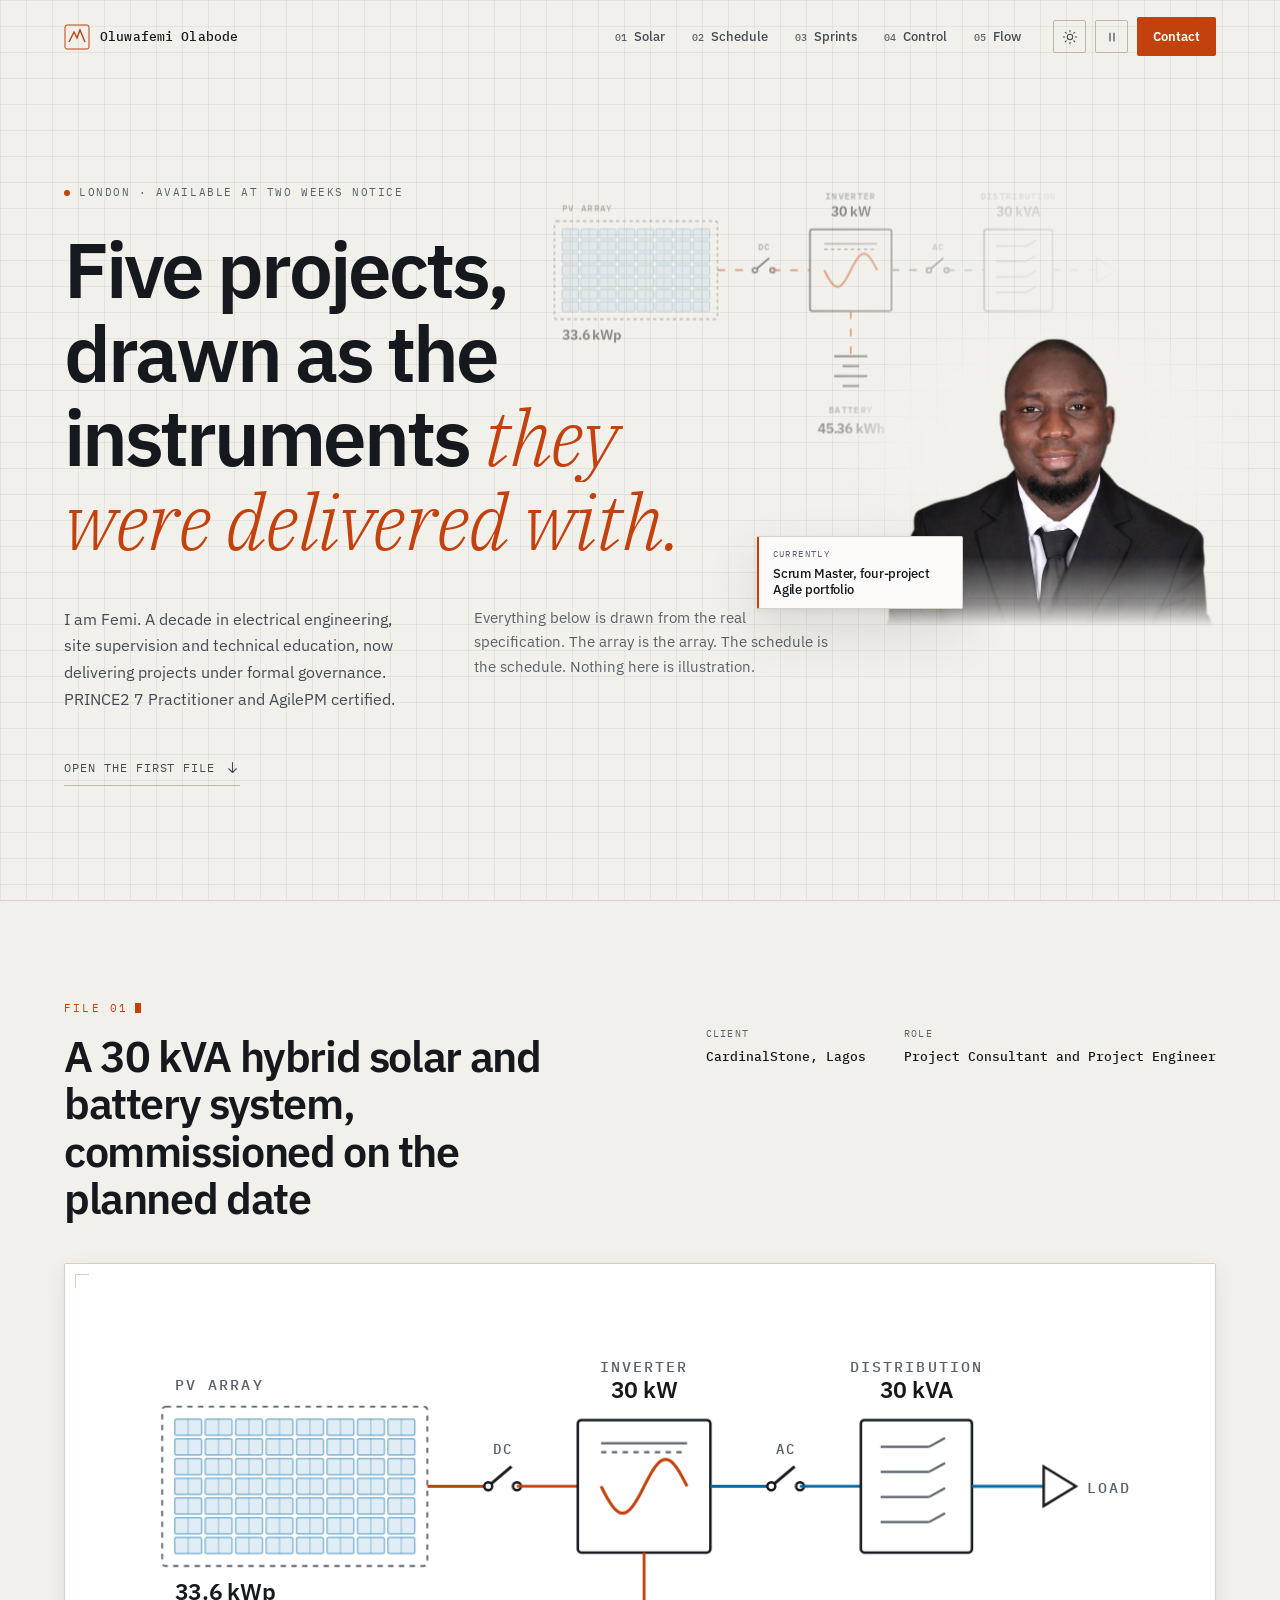
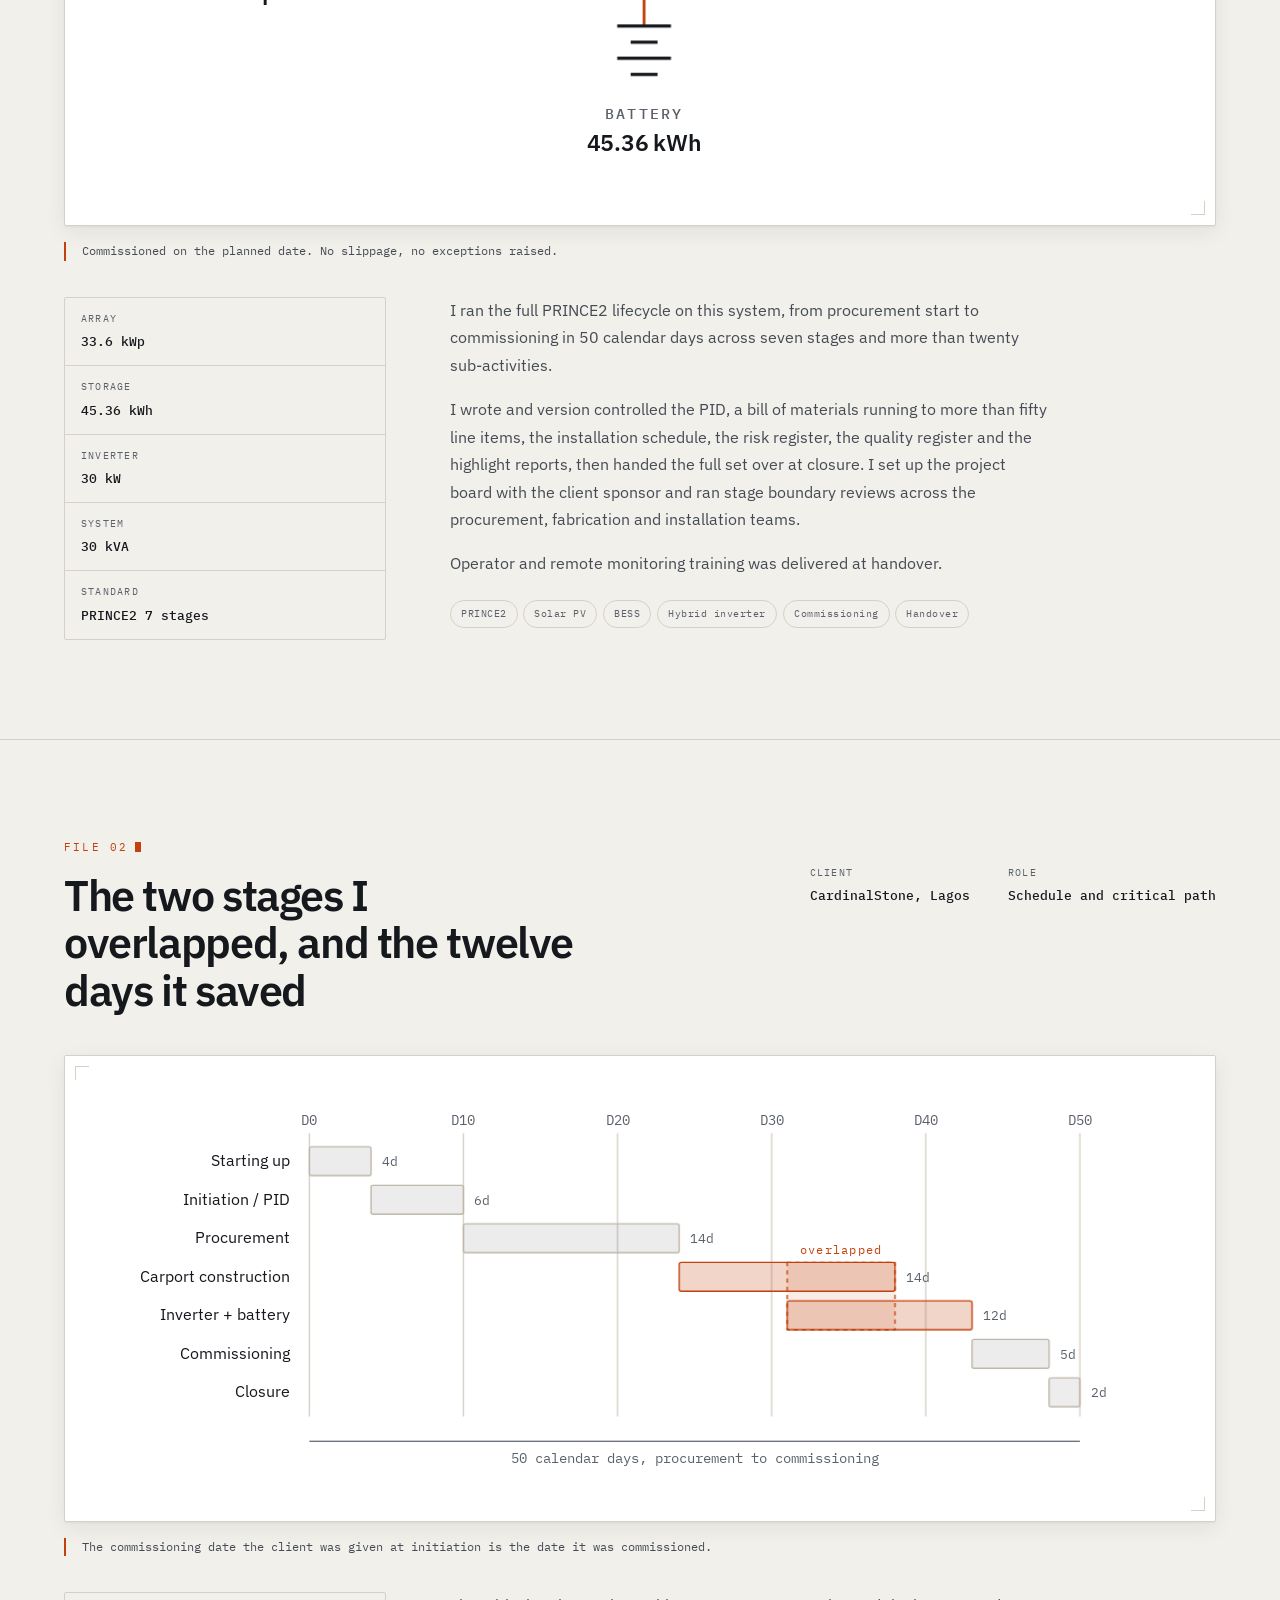
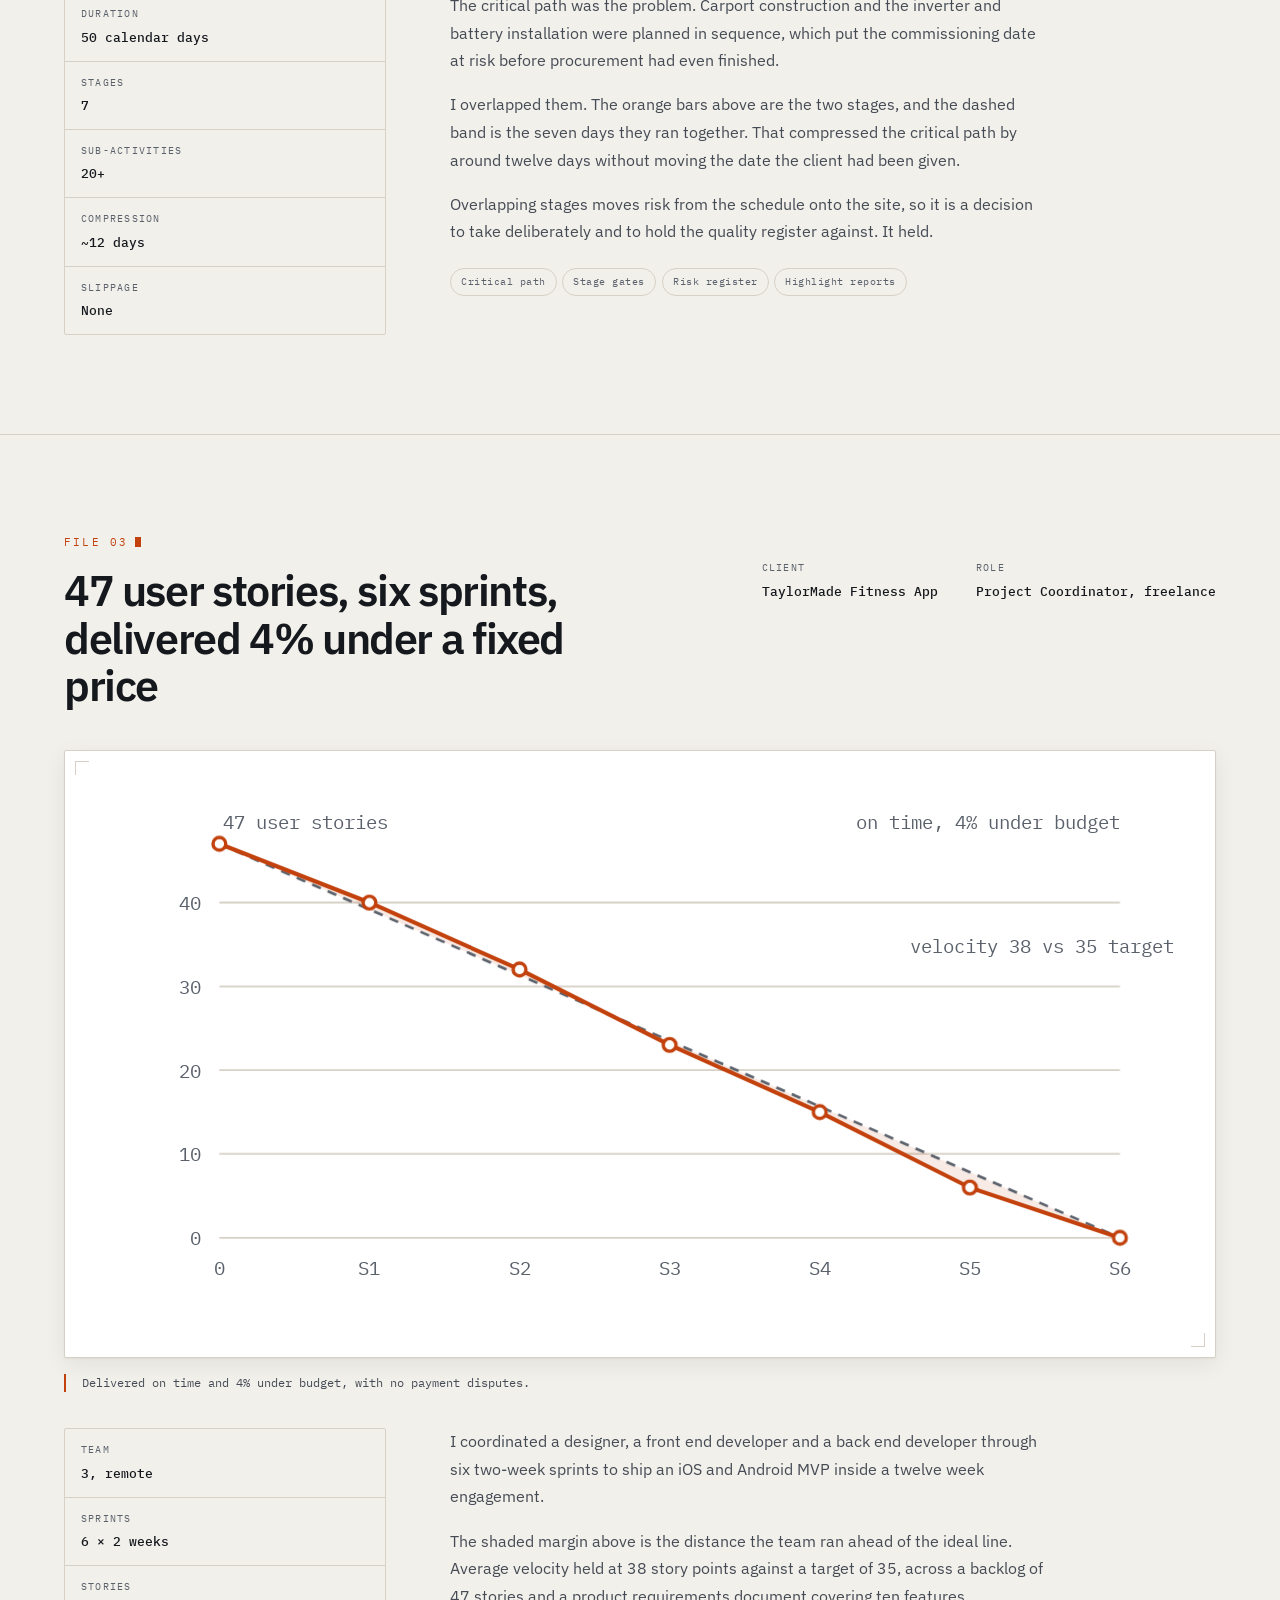
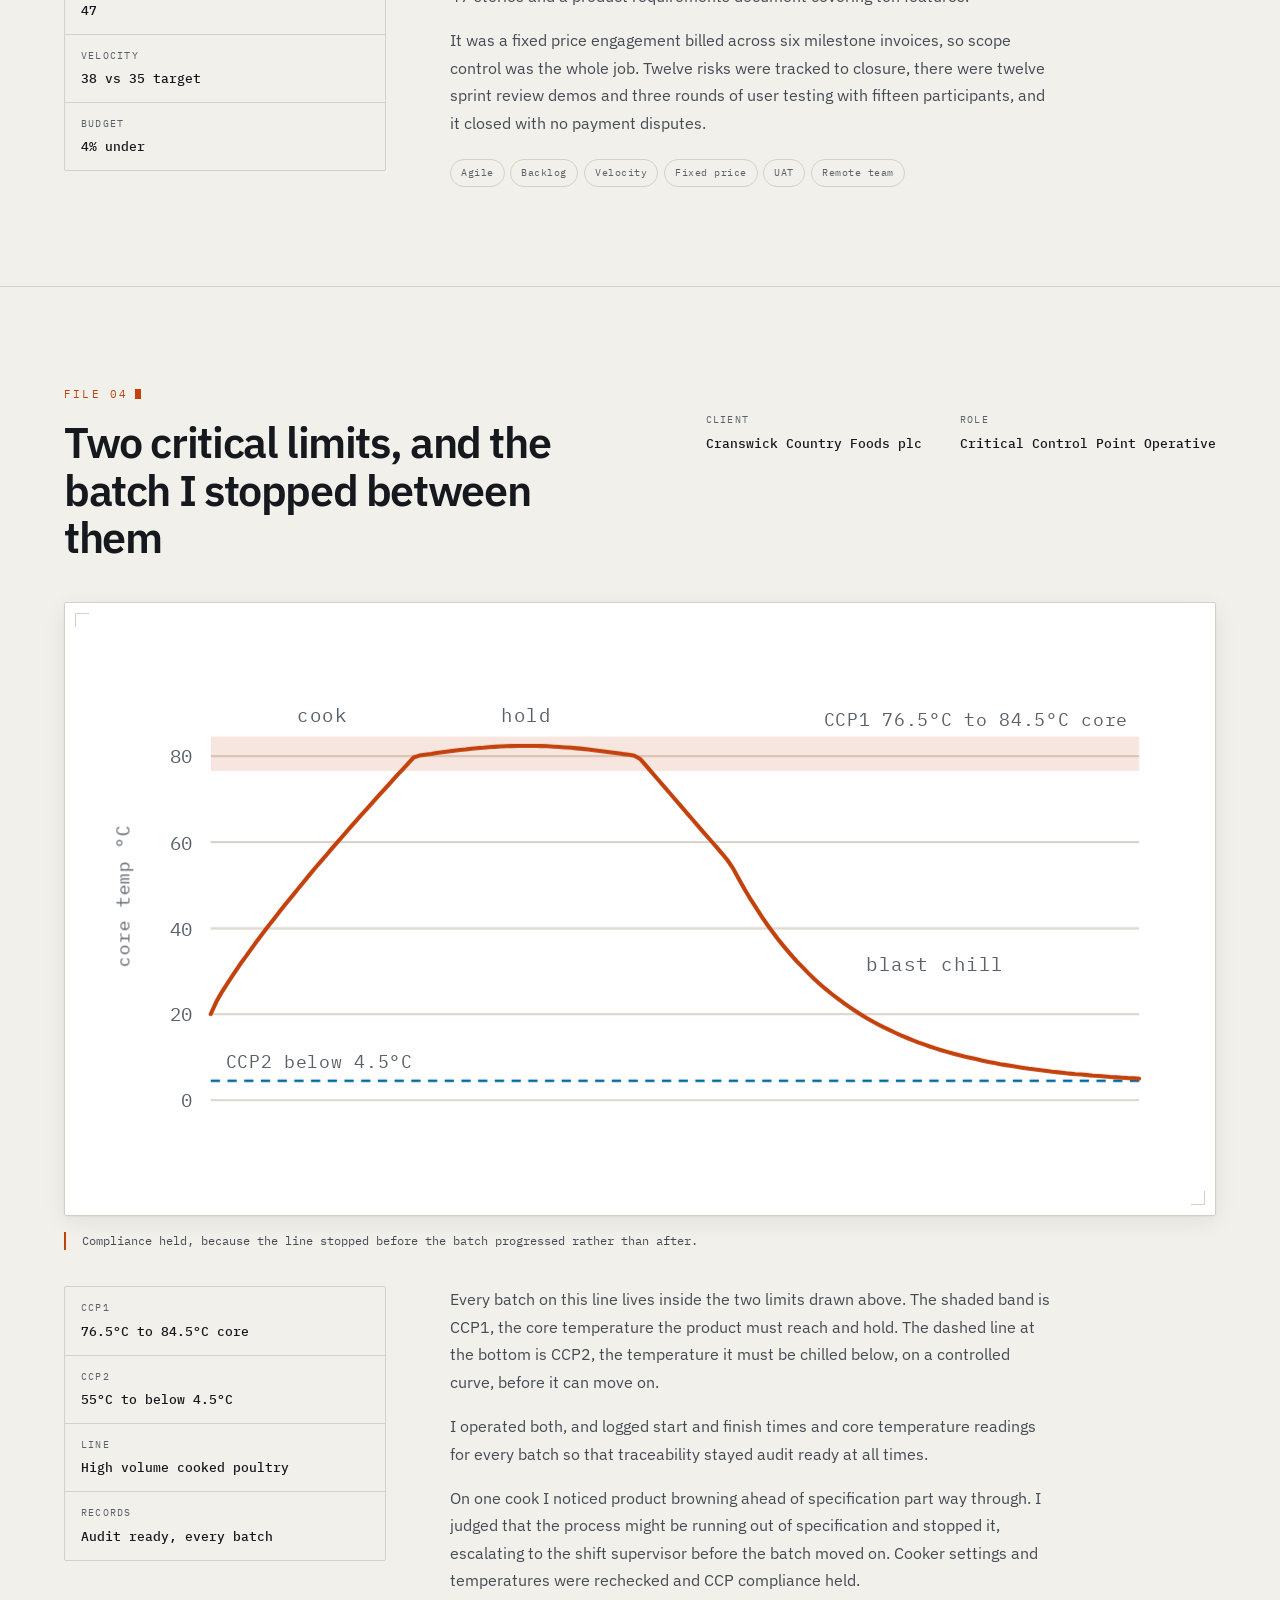
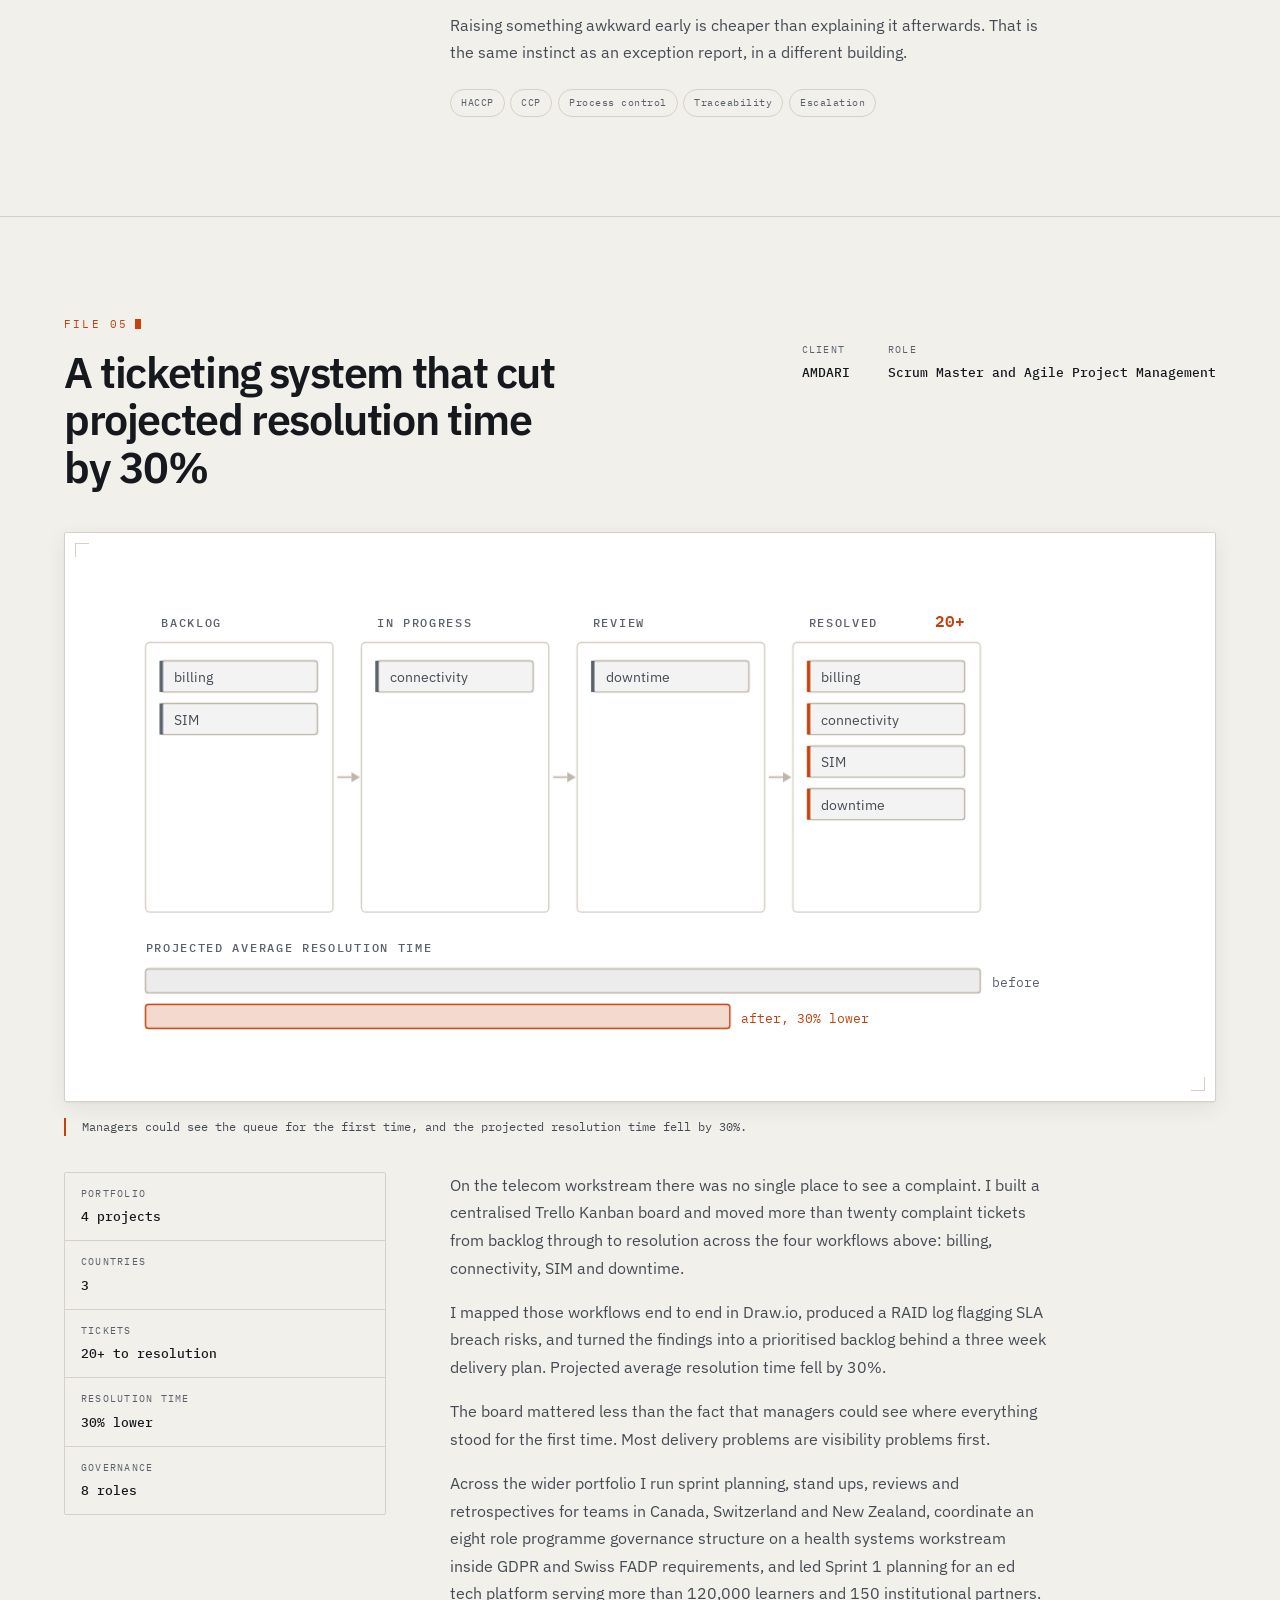
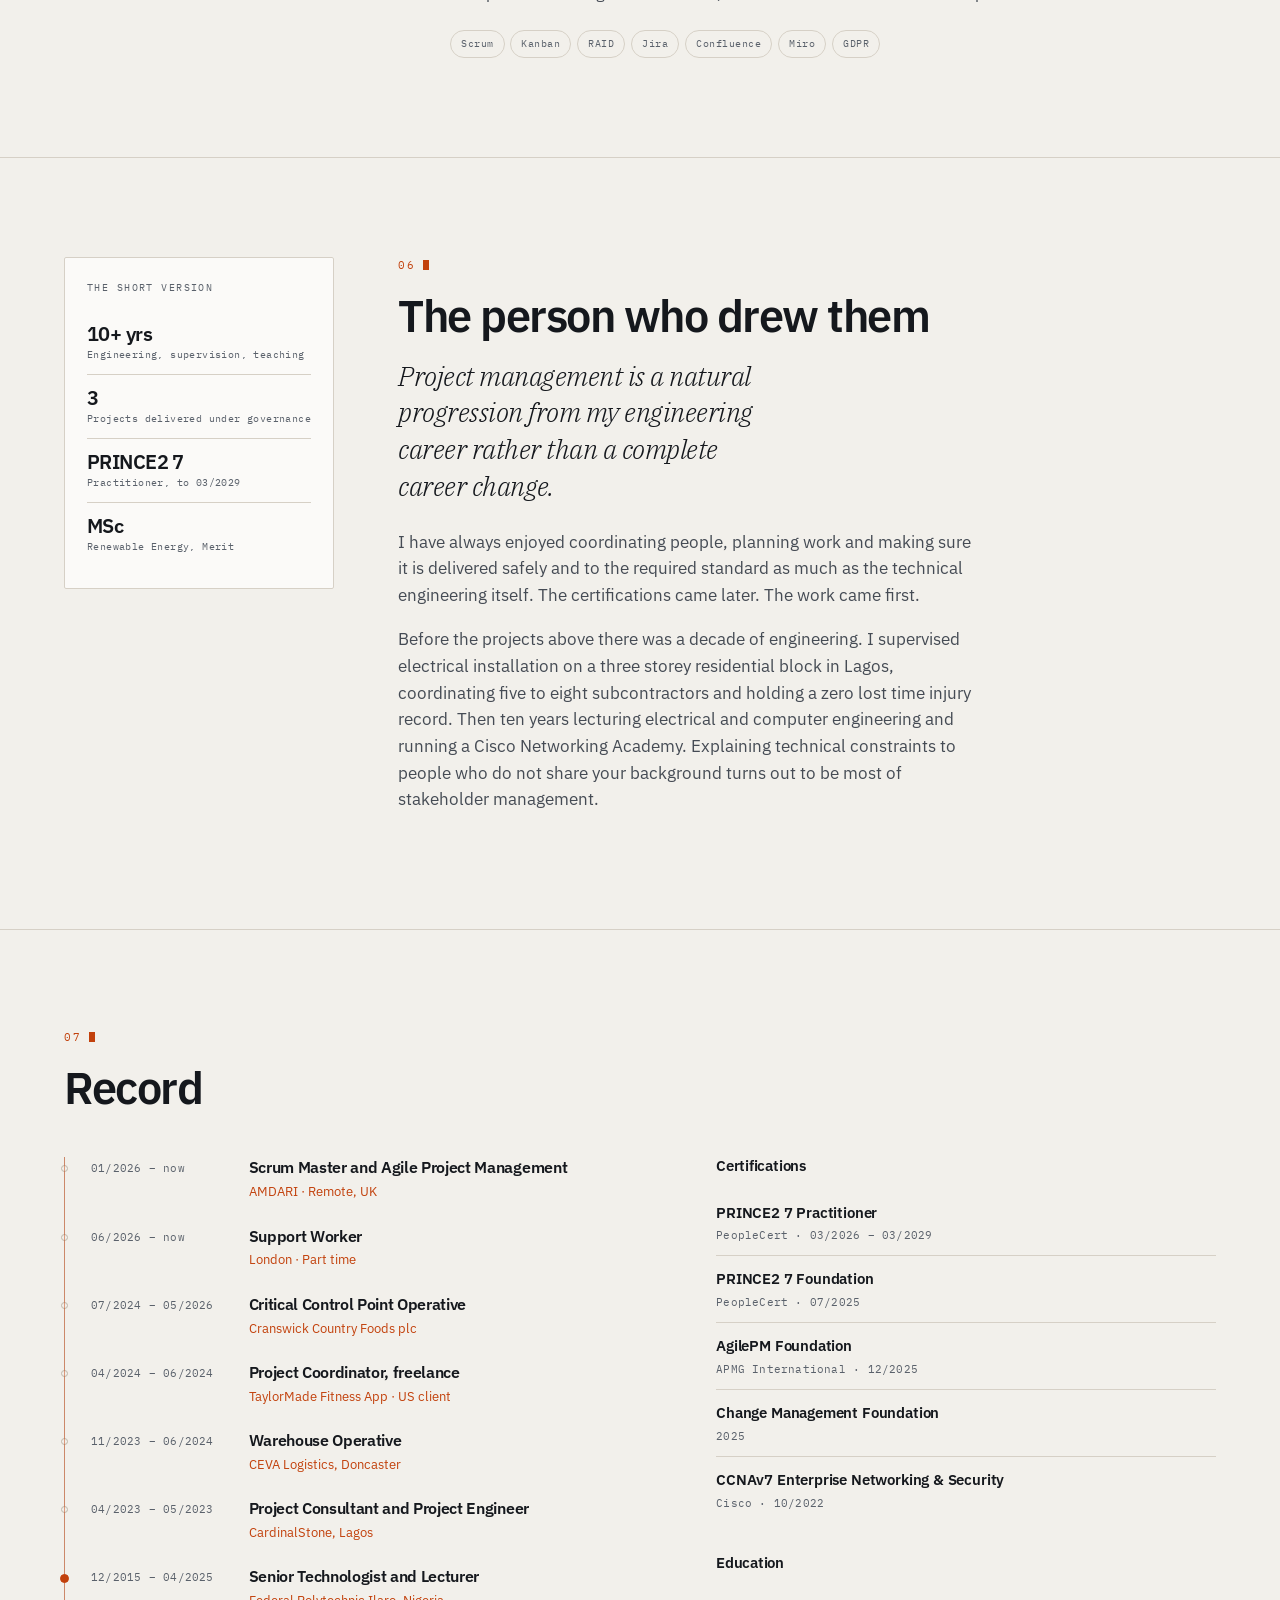
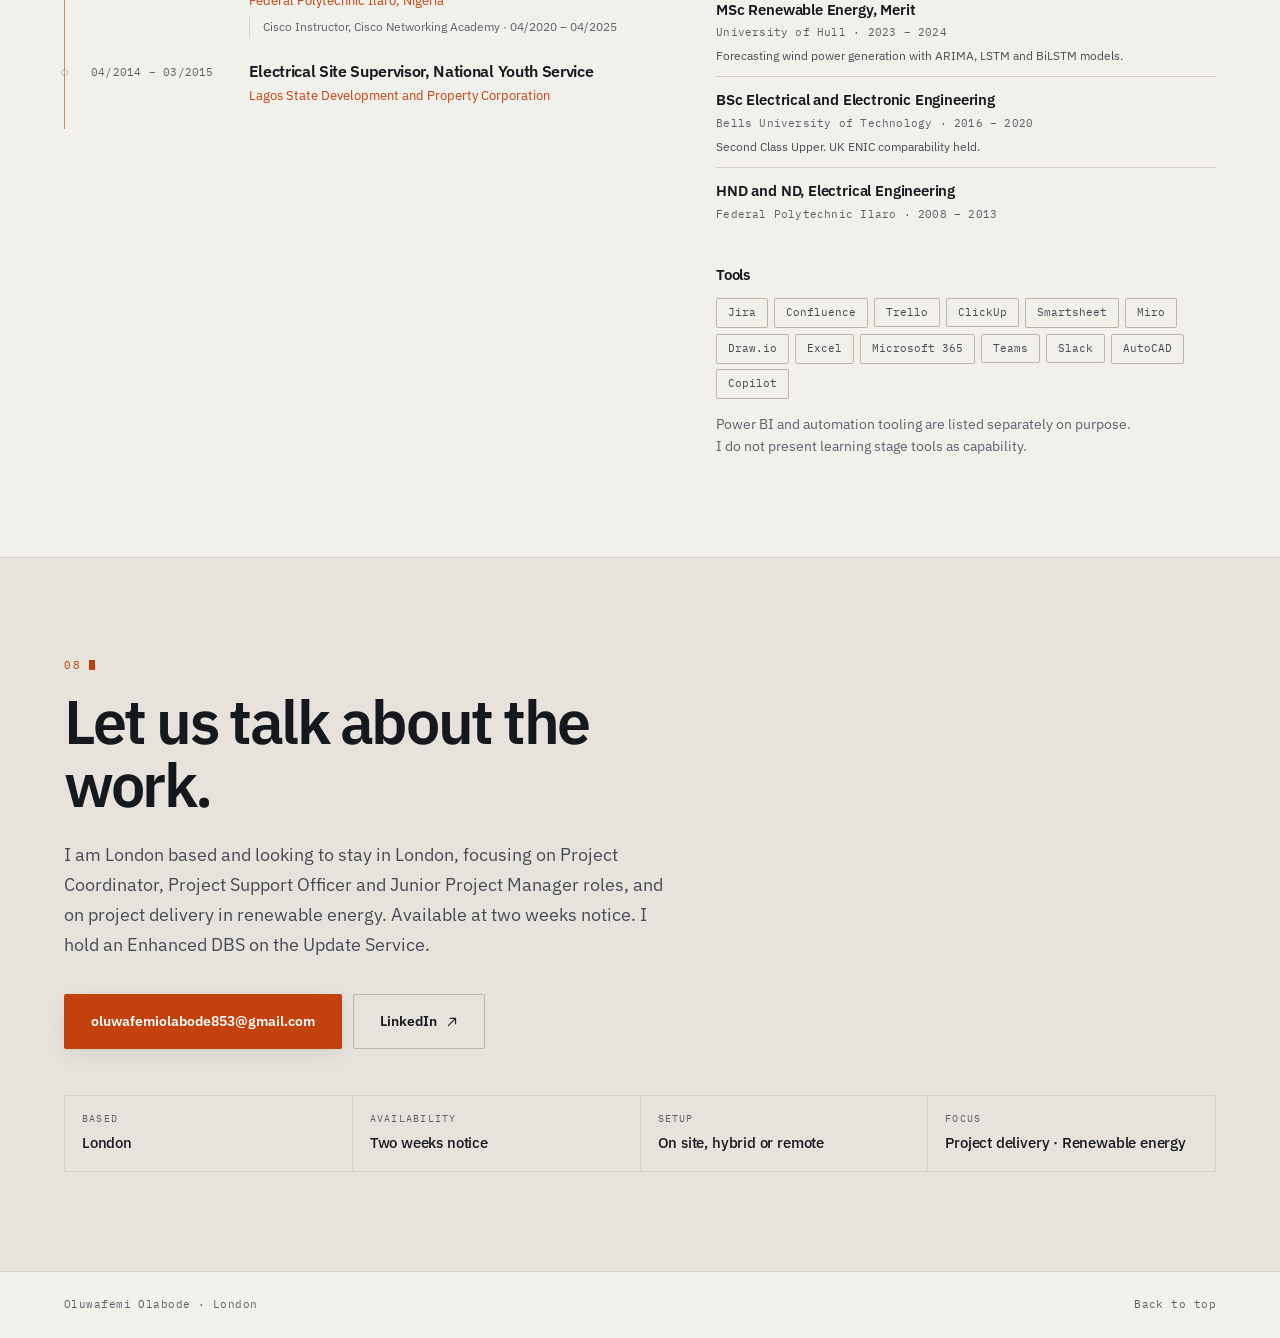
<file: index.html>
<!doctype html>
<html lang="en-GB">
<head>
<meta charset="utf-8">
<meta name="viewport" content="width=device-width, initial-scale=1">
<title>Oluwafemi Olabode · Delivery Record</title>
<meta name="description" content="Five projects drawn as the instruments they were delivered with. Oluwafemi Olabode, moving into project management from a decade in electrical engineering, site supervision and technical education. PRINCE2 7 Practitioner. London.">
<meta name="theme-color" content="#0B0E13">
<meta property="og:title" content="Oluwafemi Olabode · Delivery Record">
<meta property="og:description" content="Five projects drawn as the instruments they were delivered with.">
<meta property="og:type" content="profile">
<link rel="preconnect" href="https://fonts.googleapis.com">
<link rel="preconnect" href="https://fonts.gstatic.com" crossorigin>
<link href="https://fonts.googleapis.com/css2?family=IBM+Plex+Sans:wght@400;500;600&family=IBM+Plex+Mono:wght@400;500;600&family=IBM+Plex+Serif:ital,wght@0,300;1,300&display=swap" rel="stylesheet">
<script>(function(d){d.className+=" js";try{var t=localStorage.getItem("oo-theme");if(t==="dark"||t==="light")d.setAttribute("data-theme",t);if(localStorage.getItem("oo-motion")==="off")d.className+=" reduced";}catch(e){}})(document.documentElement);</script>
<link rel="stylesheet" href="style.css">
<script type="application/ld+json">
{"@context":"https://schema.org","@type":"Person","name":"Oluwafemi Olabode","email":"oluwafemiolabode853@gmail.com","address":{"@type":"PostalAddress","addressLocality":"London","addressCountry":"GB"},"sameAs":["https://www.linkedin.com/in/oluwafemi-olabode"],"knowsAbout":["Project Management","PRINCE2","Agile Delivery","Solar PV","Battery Energy Storage","Electrical Engineering"]}
</script>
</head>
<body>
<a class="skip" href="#main">Skip to content</a>

<header class="bar" id="bar">
  <a class="id" href="#top">
    <span class="id-mark" aria-hidden="true">
      <svg viewBox="0 0 26 26"><rect x="1" y="1" width="24" height="24" rx="2" fill="none" stroke="currentColor"/><path d="M5 18 L10 8 L13 14 L16 6 L21 18" fill="none" stroke="currentColor" stroke-width="1.4"/></svg>
    </span>
    <span class="id-name">Oluwafemi Olabode</span>
  </a>
  <nav class="nav" aria-label="Primary">
    <a href="#f01"><i>01</i> Solar</a>
    <a href="#f02"><i>02</i> Schedule</a>
    <a href="#f03"><i>03</i> Sprints</a>
    <a href="#f04"><i>04</i> Control</a>
    <a href="#f05"><i>05</i> Flow</a>
  </nav>
  <div class="bar-r">
    <button class="tgl" id="tgl" aria-label="Switch colour theme" title="Switch colour theme">
      <svg viewBox="0 0 24 24" width="16" height="16" aria-hidden="true"><path class="sun" d="M12 4V2m0 20v-2m8-8h2M2 12h2m13.66-5.66l1.41-1.41M4.93 19.07l1.41-1.41m11.32 0l1.41 1.41M4.93 4.93l1.41 1.41M12 8a4 4 0 100 8 4 4 0 000-8z" fill="none" stroke="currentColor" stroke-width="1.6" stroke-linecap="round"/><path class="moon" d="M20 14.5A8.5 8.5 0 019.5 4a8.5 8.5 0 1010.5 10.5z" fill="none" stroke="currentColor" stroke-width="1.6" stroke-linejoin="round"/></svg>
    </button>
    <button class="tgl mtgl" id="mtgl" aria-pressed="false" aria-label="Pause animation" title="Pause animation">
      <svg viewBox="0 0 24 24" width="16" height="16" aria-hidden="true"><path class="pause" d="M9 6v12M15 6v12" fill="none" stroke="currentColor" stroke-width="1.8" stroke-linecap="round"/><path class="play" d="M8 5.5v13l10.5-6.5z" fill="none" stroke="currentColor" stroke-width="1.6" stroke-linejoin="round"/></svg>
    </button>
    <a class="bar-cta" href="#contact">Contact</a>
    <button class="burger" id="burger" aria-label="Open menu" aria-expanded="false" aria-controls="mnav"><span></span><span></span></button>
  </div>
</header>
<div class="mnav" id="mnav" hidden>
  <a href="#f01"><i>01</i> Solar array</a>
  <a href="#f02"><i>02</i> Schedule</a>
  <a href="#f03"><i>03</i> Sprints</a>
  <a href="#f04"><i>04</i> Process control</a>
  <a href="#f05"><i>05</i> Ticket flow</a>
  <a href="#who"><i>06</i> About</a>
  <a href="#record"><i>07</i> Record</a>
  <a href="#contact"><i>08</i> Contact</a>
</div>
<div class="prog" aria-hidden="true"><i id="prog"></i></div>

<main id="main">
<section class="hero" id="top">
  <div class="hero-in">
    <p class="kick"><span class="dot" aria-hidden="true"></span>London · Available at two weeks notice</p>
    <h1 class="h-big">
      <span class="l"><span class="w">Five</span> <span class="w">projects,</span></span>
      <span class="l"><span class="w">drawn</span> <span class="w">as</span> <span class="w">the</span></span>
      <span class="l"><span class="w">instruments</span> <span class="w em">they</span></span>
      <span class="l"><span class="w em">were</span> <span class="w em">delivered</span> <span class="w em">with.</span></span>
    </h1>
    <div class="hero-b">
      <p class="hero-p">
        I am Femi. A decade in electrical engineering, site supervision and
        technical education, now delivering projects under formal governance.
        PRINCE2&nbsp;7 Practitioner and AgilePM certified.
      </p>
      <p class="hero-p sm">
        Everything below is drawn from the real specification. The array is the
        array. The schedule is the schedule. Nothing here is illustration.
      </p>
    </div>
    <a class="hero-go" href="#f01">
      <span>Open the first file</span>
      <svg viewBox="0 0 24 24" width="15" height="15" aria-hidden="true"><path d="M12 4v16m-6-6l6 6 6-6" fill="none" stroke="currentColor" stroke-width="1.7" stroke-linecap="round" stroke-linejoin="round"/></svg>
    </a>
  </div>
  <div class="hero-por">
    <!-- the portrait is embedded so it shows even if the assets folder is not uploaded;
         assets/cut-700.png is only a fallback for very old browsers without WebP -->
    <picture>
      <source type="image/webp" srcset="[data-uri]">
      <img src="assets/cut-700.png" alt="Oluwafemi Olabode" width="700" height="611" fetchpriority="high" decoding="async">
    </picture>
    <div class="hero-tag">
      <span class="k">Currently</span>
      <span class="v">Scrum Master, four&#8209;project Agile portfolio</span>
    </div>
  </div>
  <div class="hero-fig" aria-hidden="true"><svg class="obj" viewBox="0 0 599 264" role="img" aria-label="Single line diagram of a 30 kVA hybrid solar and battery system: a 33.6 kWp photovoltaic array feeds a 30 kW inverter through a DC disconnect, a 45.36 kWh battery connects on the DC bus, and the AC side runs through a disconnect to a 30 kVA distribution board and the load." preserveAspectRatio="xMidYMid meet">
<rect x="40" y="62" width="15" height="9" rx="1" class="pv d-pop" style="--o:0"/>
<line x1="47.5" y1="62" x2="47.5" y2="71" class="pvl d-pop" style="--o:0"/>
<rect x="57" y="62" width="15" height="9" rx="1" class="pv d-pop" style="--o:1"/>
<line x1="64.5" y1="62" x2="64.5" y2="71" class="pvl d-pop" style="--o:1"/>
<rect x="74" y="62" width="15" height="9" rx="1" class="pv d-pop" style="--o:2"/>
<line x1="81.5" y1="62" x2="81.5" y2="71" class="pvl d-pop" style="--o:2"/>
<rect x="91" y="62" width="15" height="9" rx="1" class="pv d-pop" style="--o:3"/>
<line x1="98.5" y1="62" x2="98.5" y2="71" class="pvl d-pop" style="--o:3"/>
<rect x="108" y="62" width="15" height="9" rx="1" class="pv d-pop" style="--o:4"/>
<line x1="115.5" y1="62" x2="115.5" y2="71" class="pvl d-pop" style="--o:4"/>
<rect x="125" y="62" width="15" height="9" rx="1" class="pv d-pop" style="--o:5"/>
<line x1="132.5" y1="62" x2="132.5" y2="71" class="pvl d-pop" style="--o:5"/>
<rect x="142" y="62" width="15" height="9" rx="1" class="pv d-pop" style="--o:6"/>
<line x1="149.5" y1="62" x2="149.5" y2="71" class="pvl d-pop" style="--o:6"/>
<rect x="159" y="62" width="15" height="9" rx="1" class="pv d-pop" style="--o:7"/>
<line x1="166.5" y1="62" x2="166.5" y2="71" class="pvl d-pop" style="--o:7"/>
<rect x="40" y="73" width="15" height="9" rx="1" class="pv d-pop" style="--o:8"/>
<line x1="47.5" y1="73" x2="47.5" y2="82" class="pvl d-pop" style="--o:8"/>
<rect x="57" y="73" width="15" height="9" rx="1" class="pv d-pop" style="--o:9"/>
<line x1="64.5" y1="73" x2="64.5" y2="82" class="pvl d-pop" style="--o:9"/>
<rect x="74" y="73" width="15" height="9" rx="1" class="pv d-pop" style="--o:10"/>
<line x1="81.5" y1="73" x2="81.5" y2="82" class="pvl d-pop" style="--o:10"/>
<rect x="91" y="73" width="15" height="9" rx="1" class="pv d-pop" style="--o:11"/>
<line x1="98.5" y1="73" x2="98.5" y2="82" class="pvl d-pop" style="--o:11"/>
<rect x="108" y="73" width="15" height="9" rx="1" class="pv d-pop" style="--o:12"/>
<line x1="115.5" y1="73" x2="115.5" y2="82" class="pvl d-pop" style="--o:12"/>
<rect x="125" y="73" width="15" height="9" rx="1" class="pv d-pop" style="--o:13"/>
<line x1="132.5" y1="73" x2="132.5" y2="82" class="pvl d-pop" style="--o:13"/>
<rect x="142" y="73" width="15" height="9" rx="1" class="pv d-pop" style="--o:14"/>
<line x1="149.5" y1="73" x2="149.5" y2="82" class="pvl d-pop" style="--o:14"/>
<rect x="159" y="73" width="15" height="9" rx="1" class="pv d-pop" style="--o:15"/>
<line x1="166.5" y1="73" x2="166.5" y2="82" class="pvl d-pop" style="--o:15"/>
<rect x="40" y="84" width="15" height="9" rx="1" class="pv d-pop" style="--o:16"/>
<line x1="47.5" y1="84" x2="47.5" y2="93" class="pvl d-pop" style="--o:16"/>
<rect x="57" y="84" width="15" height="9" rx="1" class="pv d-pop" style="--o:17"/>
<line x1="64.5" y1="84" x2="64.5" y2="93" class="pvl d-pop" style="--o:17"/>
<rect x="74" y="84" width="15" height="9" rx="1" class="pv d-pop" style="--o:18"/>
<line x1="81.5" y1="84" x2="81.5" y2="93" class="pvl d-pop" style="--o:18"/>
<rect x="91" y="84" width="15" height="9" rx="1" class="pv d-pop" style="--o:19"/>
<line x1="98.5" y1="84" x2="98.5" y2="93" class="pvl d-pop" style="--o:19"/>
<rect x="108" y="84" width="15" height="9" rx="1" class="pv d-pop" style="--o:20"/>
<line x1="115.5" y1="84" x2="115.5" y2="93" class="pvl d-pop" style="--o:20"/>
<rect x="125" y="84" width="15" height="9" rx="1" class="pv d-pop" style="--o:21"/>
<line x1="132.5" y1="84" x2="132.5" y2="93" class="pvl d-pop" style="--o:21"/>
<rect x="142" y="84" width="15" height="9" rx="1" class="pv d-pop" style="--o:22"/>
<line x1="149.5" y1="84" x2="149.5" y2="93" class="pvl d-pop" style="--o:22"/>
<rect x="159" y="84" width="15" height="9" rx="1" class="pv d-pop" style="--o:23"/>
<line x1="166.5" y1="84" x2="166.5" y2="93" class="pvl d-pop" style="--o:23"/>
<rect x="40" y="95" width="15" height="9" rx="1" class="pv d-pop" style="--o:24"/>
<line x1="47.5" y1="95" x2="47.5" y2="104" class="pvl d-pop" style="--o:24"/>
<rect x="57" y="95" width="15" height="9" rx="1" class="pv d-pop" style="--o:25"/>
<line x1="64.5" y1="95" x2="64.5" y2="104" class="pvl d-pop" style="--o:25"/>
<rect x="74" y="95" width="15" height="9" rx="1" class="pv d-pop" style="--o:26"/>
<line x1="81.5" y1="95" x2="81.5" y2="104" class="pvl d-pop" style="--o:26"/>
<rect x="91" y="95" width="15" height="9" rx="1" class="pv d-pop" style="--o:27"/>
<line x1="98.5" y1="95" x2="98.5" y2="104" class="pvl d-pop" style="--o:27"/>
<rect x="108" y="95" width="15" height="9" rx="1" class="pv d-pop" style="--o:28"/>
<line x1="115.5" y1="95" x2="115.5" y2="104" class="pvl d-pop" style="--o:28"/>
<rect x="125" y="95" width="15" height="9" rx="1" class="pv d-pop" style="--o:29"/>
<line x1="132.5" y1="95" x2="132.5" y2="104" class="pvl d-pop" style="--o:29"/>
<rect x="142" y="95" width="15" height="9" rx="1" class="pv d-pop" style="--o:30"/>
<line x1="149.5" y1="95" x2="149.5" y2="104" class="pvl d-pop" style="--o:30"/>
<rect x="159" y="95" width="15" height="9" rx="1" class="pv d-pop" style="--o:31"/>
<line x1="166.5" y1="95" x2="166.5" y2="104" class="pvl d-pop" style="--o:31"/>
<rect x="40" y="106" width="15" height="9" rx="1" class="pv d-pop" style="--o:32"/>
<line x1="47.5" y1="106" x2="47.5" y2="115" class="pvl d-pop" style="--o:32"/>
<rect x="57" y="106" width="15" height="9" rx="1" class="pv d-pop" style="--o:33"/>
<line x1="64.5" y1="106" x2="64.5" y2="115" class="pvl d-pop" style="--o:33"/>
<rect x="74" y="106" width="15" height="9" rx="1" class="pv d-pop" style="--o:34"/>
<line x1="81.5" y1="106" x2="81.5" y2="115" class="pvl d-pop" style="--o:34"/>
<rect x="91" y="106" width="15" height="9" rx="1" class="pv d-pop" style="--o:35"/>
<line x1="98.5" y1="106" x2="98.5" y2="115" class="pvl d-pop" style="--o:35"/>
<rect x="108" y="106" width="15" height="9" rx="1" class="pv d-pop" style="--o:36"/>
<line x1="115.5" y1="106" x2="115.5" y2="115" class="pvl d-pop" style="--o:36"/>
<rect x="125" y="106" width="15" height="9" rx="1" class="pv d-pop" style="--o:37"/>
<line x1="132.5" y1="106" x2="132.5" y2="115" class="pvl d-pop" style="--o:37"/>
<rect x="142" y="106" width="15" height="9" rx="1" class="pv d-pop" style="--o:38"/>
<line x1="149.5" y1="106" x2="149.5" y2="115" class="pvl d-pop" style="--o:38"/>
<rect x="159" y="106" width="15" height="9" rx="1" class="pv d-pop" style="--o:39"/>
<line x1="166.5" y1="106" x2="166.5" y2="115" class="pvl d-pop" style="--o:39"/>
<rect x="40" y="117" width="15" height="9" rx="1" class="pv d-pop" style="--o:40"/>
<line x1="47.5" y1="117" x2="47.5" y2="126" class="pvl d-pop" style="--o:40"/>
<rect x="57" y="117" width="15" height="9" rx="1" class="pv d-pop" style="--o:41"/>
<line x1="64.5" y1="117" x2="64.5" y2="126" class="pvl d-pop" style="--o:41"/>
<rect x="74" y="117" width="15" height="9" rx="1" class="pv d-pop" style="--o:42"/>
<line x1="81.5" y1="117" x2="81.5" y2="126" class="pvl d-pop" style="--o:42"/>
<rect x="91" y="117" width="15" height="9" rx="1" class="pv d-pop" style="--o:43"/>
<line x1="98.5" y1="117" x2="98.5" y2="126" class="pvl d-pop" style="--o:43"/>
<rect x="108" y="117" width="15" height="9" rx="1" class="pv d-pop" style="--o:44"/>
<line x1="115.5" y1="117" x2="115.5" y2="126" class="pvl d-pop" style="--o:44"/>
<rect x="125" y="117" width="15" height="9" rx="1" class="pv d-pop" style="--o:45"/>
<line x1="132.5" y1="117" x2="132.5" y2="126" class="pvl d-pop" style="--o:45"/>
<rect x="142" y="117" width="15" height="9" rx="1" class="pv d-pop" style="--o:46"/>
<line x1="149.5" y1="117" x2="149.5" y2="126" class="pvl d-pop" style="--o:46"/>
<rect x="159" y="117" width="15" height="9" rx="1" class="pv d-pop" style="--o:47"/>
<line x1="166.5" y1="117" x2="166.5" y2="126" class="pvl d-pop" style="--o:47"/>
<rect x="40" y="128" width="15" height="9" rx="1" class="pv d-pop" style="--o:48"/>
<line x1="47.5" y1="128" x2="47.5" y2="137" class="pvl d-pop" style="--o:48"/>
<rect x="57" y="128" width="15" height="9" rx="1" class="pv d-pop" style="--o:49"/>
<line x1="64.5" y1="128" x2="64.5" y2="137" class="pvl d-pop" style="--o:49"/>
<rect x="74" y="128" width="15" height="9" rx="1" class="pv d-pop" style="--o:50"/>
<line x1="81.5" y1="128" x2="81.5" y2="137" class="pvl d-pop" style="--o:50"/>
<rect x="91" y="128" width="15" height="9" rx="1" class="pv d-pop" style="--o:51"/>
<line x1="98.5" y1="128" x2="98.5" y2="137" class="pvl d-pop" style="--o:51"/>
<rect x="108" y="128" width="15" height="9" rx="1" class="pv d-pop" style="--o:52"/>
<line x1="115.5" y1="128" x2="115.5" y2="137" class="pvl d-pop" style="--o:52"/>
<rect x="125" y="128" width="15" height="9" rx="1" class="pv d-pop" style="--o:53"/>
<line x1="132.5" y1="128" x2="132.5" y2="137" class="pvl d-pop" style="--o:53"/>
<rect x="142" y="128" width="15" height="9" rx="1" class="pv d-pop" style="--o:54"/>
<line x1="149.5" y1="128" x2="149.5" y2="137" class="pvl d-pop" style="--o:54"/>
<rect x="159" y="128" width="15" height="9" rx="1" class="pv d-pop" style="--o:55"/>
<line x1="166.5" y1="128" x2="166.5" y2="137" class="pvl d-pop" style="--o:55"/>
<rect x="33" y="55" width="148" height="89" rx="2" class="frame d-fade"/>
<text x="40" y="46" class="lbl d-fade">PV ARRAY</text>
<text x="40" y="163" class="val d-fade">33.6 kWp</text>
<line x1="181" y1="99.5" x2="215" y2="99.5" class="wire dc d-wire"/>
<line x1="215" y1="99.5" x2="228" y2="88.5" class="sw d-fade"/>
<circle cx="215" cy="99.5" r="2.2" class="term d-fade"/>
<circle cx="231" cy="99.5" r="2.2" class="term d-fade"/>
<text x="223" y="81.5" class="sym d-fade" text-anchor="middle">DC</text>
<line x1="231" y1="99.5" x2="265" y2="99.5" class="wire dc d-wire"/>
<rect x="265" y="62.5" width="74" height="74" rx="2" class="box d-stroke"/>
<polyline points="278.0,99.5 279.0,101.5 280.0,103.4 281.0,105.2 282.0,107.0 283.0,108.6 284.0,110.1 285.0,111.4 286.0,112.5 287.0,113.4 288.0,114.0 289.0,114.4 290.0,114.5 291.0,114.4 292.0,114.0 293.0,113.4 294.0,112.5 295.0,111.4 296.0,110.1 297.0,108.6 298.0,107.0 299.0,105.2 300.0,103.4 301.0,101.5 302.0,99.5 303.0,97.5 304.0,95.6 305.0,93.8 306.0,92.0 307.0,90.4 308.0,88.9 309.0,87.6 310.0,86.5 311.0,85.6 312.0,85.0 313.0,84.6 314.0,84.5 315.0,84.6 316.0,85.0 317.0,85.6 318.0,86.5 319.0,87.6 320.0,88.9 321.0,90.4 322.0,92.0 323.0,93.8 324.0,95.6 325.0,97.5 326.0,99.5" class="wave d-draw"/>
<line x1="278" y1="75.5" x2="326" y2="75.5" class="dcsym d-fade"/>
<line x1="278" y1="80.5" x2="326" y2="80.5" class="dcsym dash d-fade"/>
<text x="302.0" y="35.5" class="lbl d-fade" text-anchor="middle">INVERTER</text>
<text x="302.0" y="50.5" class="val d-fade" text-anchor="middle">30 kW</text>
<line x1="302.0" y1="136.5" x2="302.0" y2="177.5" class="wire dc"/>
<line x1="287.0" y1="177.5" x2="317.0" y2="177.5" class="cell d-pop"/>
<line x1="294.5" y1="186.5" x2="309.5" y2="186.5" class="cell d-pop"/>
<line x1="287.0" y1="195.5" x2="317.0" y2="195.5" class="cell d-pop"/>
<line x1="294.5" y1="204.5" x2="309.5" y2="204.5" class="cell d-pop"/>
<text x="302.0" y="229.5" class="lbl d-fade" text-anchor="middle">BATTERY</text>
<text x="302.0" y="247.5" class="val d-fade" text-anchor="middle">45.36 kWh</text>
<line x1="339" y1="99.5" x2="373" y2="99.5" class="wire ac d-wire"/>
<line x1="373" y1="99.5" x2="386" y2="88.5" class="sw d-fade"/>
<circle cx="373" cy="99.5" r="2.2" class="term d-fade"/>
<circle cx="389" cy="99.5" r="2.2" class="term d-fade"/>
<text x="381" y="81.5" class="sym d-fade" text-anchor="middle">AC</text>
<line x1="389" y1="99.5" x2="423" y2="99.5" class="wire ac d-wire"/>
<rect x="423" y="62.5" width="62" height="74" rx="2" class="box d-stroke"/>
<line x1="434" y1="77.5" x2="461" y2="77.5" class="brk d-fade"/>
<line x1="461" y1="77.5" x2="470" y2="72.5" class="brk d-fade"/>
<line x1="434" y1="91.5" x2="461" y2="91.5" class="brk d-fade"/>
<line x1="461" y1="91.5" x2="470" y2="86.5" class="brk d-fade"/>
<line x1="434" y1="105.5" x2="461" y2="105.5" class="brk d-fade"/>
<line x1="461" y1="105.5" x2="470" y2="100.5" class="brk d-fade"/>
<line x1="434" y1="119.5" x2="461" y2="119.5" class="brk d-fade"/>
<line x1="461" y1="119.5" x2="470" y2="114.5" class="brk d-fade"/>
<text x="454.0" y="35.5" class="lbl d-fade" text-anchor="middle">DISTRIBUTION</text>
<text x="454.0" y="50.5" class="val d-fade" text-anchor="middle">30 kVA</text>
<line x1="485" y1="99.5" x2="525" y2="99.5" class="wire ac d-wire"/>
<polygon points="525,88.5 543,99.5 525,110.5" class="load d-pop"/>
<text x="549" y="103.5" class="lbl d-fade">LOAD</text>
</svg></div>
</section>

<section class="file" id="f01">
  <div class="wrap">
    <header class="fh">
      <div class="fh-l">
        <span class="fnum">FILE 01</span>
        <h2 class="fh-t rv">A 30&nbsp;kVA hybrid solar and battery system, commissioned on the planned date</h2>
      </div>
      <dl class="fh-r rv">
        <div class="sp"><dt>Client</dt><dd>CardinalStone, Lagos</dd></div>
        <div class="sp"><dt>Role</dt><dd>Project Consultant and Project Engineer</dd></div>
      </dl>
    </header>

    <figure class="plate">
      <div class="plate-in"><svg class="obj" viewBox="0 0 599 264" role="img" aria-label="Single line diagram of a 30 kVA hybrid solar and battery system: a 33.6 kWp photovoltaic array feeds a 30 kW inverter through a DC disconnect, a 45.36 kWh battery connects on the DC bus, and the AC side runs through a disconnect to a 30 kVA distribution board and the load." preserveAspectRatio="xMidYMid meet">
<rect x="40" y="62" width="15" height="9" rx="1" class="pv d-pop" style="--o:0"/>
<line x1="47.5" y1="62" x2="47.5" y2="71" class="pvl d-pop" style="--o:0"/>
<rect x="57" y="62" width="15" height="9" rx="1" class="pv d-pop" style="--o:1"/>
<line x1="64.5" y1="62" x2="64.5" y2="71" class="pvl d-pop" style="--o:1"/>
<rect x="74" y="62" width="15" height="9" rx="1" class="pv d-pop" style="--o:2"/>
<line x1="81.5" y1="62" x2="81.5" y2="71" class="pvl d-pop" style="--o:2"/>
<rect x="91" y="62" width="15" height="9" rx="1" class="pv d-pop" style="--o:3"/>
<line x1="98.5" y1="62" x2="98.5" y2="71" class="pvl d-pop" style="--o:3"/>
<rect x="108" y="62" width="15" height="9" rx="1" class="pv d-pop" style="--o:4"/>
<line x1="115.5" y1="62" x2="115.5" y2="71" class="pvl d-pop" style="--o:4"/>
<rect x="125" y="62" width="15" height="9" rx="1" class="pv d-pop" style="--o:5"/>
<line x1="132.5" y1="62" x2="132.5" y2="71" class="pvl d-pop" style="--o:5"/>
<rect x="142" y="62" width="15" height="9" rx="1" class="pv d-pop" style="--o:6"/>
<line x1="149.5" y1="62" x2="149.5" y2="71" class="pvl d-pop" style="--o:6"/>
<rect x="159" y="62" width="15" height="9" rx="1" class="pv d-pop" style="--o:7"/>
<line x1="166.5" y1="62" x2="166.5" y2="71" class="pvl d-pop" style="--o:7"/>
<rect x="40" y="73" width="15" height="9" rx="1" class="pv d-pop" style="--o:8"/>
<line x1="47.5" y1="73" x2="47.5" y2="82" class="pvl d-pop" style="--o:8"/>
<rect x="57" y="73" width="15" height="9" rx="1" class="pv d-pop" style="--o:9"/>
<line x1="64.5" y1="73" x2="64.5" y2="82" class="pvl d-pop" style="--o:9"/>
<rect x="74" y="73" width="15" height="9" rx="1" class="pv d-pop" style="--o:10"/>
<line x1="81.5" y1="73" x2="81.5" y2="82" class="pvl d-pop" style="--o:10"/>
<rect x="91" y="73" width="15" height="9" rx="1" class="pv d-pop" style="--o:11"/>
<line x1="98.5" y1="73" x2="98.5" y2="82" class="pvl d-pop" style="--o:11"/>
<rect x="108" y="73" width="15" height="9" rx="1" class="pv d-pop" style="--o:12"/>
<line x1="115.5" y1="73" x2="115.5" y2="82" class="pvl d-pop" style="--o:12"/>
<rect x="125" y="73" width="15" height="9" rx="1" class="pv d-pop" style="--o:13"/>
<line x1="132.5" y1="73" x2="132.5" y2="82" class="pvl d-pop" style="--o:13"/>
<rect x="142" y="73" width="15" height="9" rx="1" class="pv d-pop" style="--o:14"/>
<line x1="149.5" y1="73" x2="149.5" y2="82" class="pvl d-pop" style="--o:14"/>
<rect x="159" y="73" width="15" height="9" rx="1" class="pv d-pop" style="--o:15"/>
<line x1="166.5" y1="73" x2="166.5" y2="82" class="pvl d-pop" style="--o:15"/>
<rect x="40" y="84" width="15" height="9" rx="1" class="pv d-pop" style="--o:16"/>
<line x1="47.5" y1="84" x2="47.5" y2="93" class="pvl d-pop" style="--o:16"/>
<rect x="57" y="84" width="15" height="9" rx="1" class="pv d-pop" style="--o:17"/>
<line x1="64.5" y1="84" x2="64.5" y2="93" class="pvl d-pop" style="--o:17"/>
<rect x="74" y="84" width="15" height="9" rx="1" class="pv d-pop" style="--o:18"/>
<line x1="81.5" y1="84" x2="81.5" y2="93" class="pvl d-pop" style="--o:18"/>
<rect x="91" y="84" width="15" height="9" rx="1" class="pv d-pop" style="--o:19"/>
<line x1="98.5" y1="84" x2="98.5" y2="93" class="pvl d-pop" style="--o:19"/>
<rect x="108" y="84" width="15" height="9" rx="1" class="pv d-pop" style="--o:20"/>
<line x1="115.5" y1="84" x2="115.5" y2="93" class="pvl d-pop" style="--o:20"/>
<rect x="125" y="84" width="15" height="9" rx="1" class="pv d-pop" style="--o:21"/>
<line x1="132.5" y1="84" x2="132.5" y2="93" class="pvl d-pop" style="--o:21"/>
<rect x="142" y="84" width="15" height="9" rx="1" class="pv d-pop" style="--o:22"/>
<line x1="149.5" y1="84" x2="149.5" y2="93" class="pvl d-pop" style="--o:22"/>
<rect x="159" y="84" width="15" height="9" rx="1" class="pv d-pop" style="--o:23"/>
<line x1="166.5" y1="84" x2="166.5" y2="93" class="pvl d-pop" style="--o:23"/>
<rect x="40" y="95" width="15" height="9" rx="1" class="pv d-pop" style="--o:24"/>
<line x1="47.5" y1="95" x2="47.5" y2="104" class="pvl d-pop" style="--o:24"/>
<rect x="57" y="95" width="15" height="9" rx="1" class="pv d-pop" style="--o:25"/>
<line x1="64.5" y1="95" x2="64.5" y2="104" class="pvl d-pop" style="--o:25"/>
<rect x="74" y="95" width="15" height="9" rx="1" class="pv d-pop" style="--o:26"/>
<line x1="81.5" y1="95" x2="81.5" y2="104" class="pvl d-pop" style="--o:26"/>
<rect x="91" y="95" width="15" height="9" rx="1" class="pv d-pop" style="--o:27"/>
<line x1="98.5" y1="95" x2="98.5" y2="104" class="pvl d-pop" style="--o:27"/>
<rect x="108" y="95" width="15" height="9" rx="1" class="pv d-pop" style="--o:28"/>
<line x1="115.5" y1="95" x2="115.5" y2="104" class="pvl d-pop" style="--o:28"/>
<rect x="125" y="95" width="15" height="9" rx="1" class="pv d-pop" style="--o:29"/>
<line x1="132.5" y1="95" x2="132.5" y2="104" class="pvl d-pop" style="--o:29"/>
<rect x="142" y="95" width="15" height="9" rx="1" class="pv d-pop" style="--o:30"/>
<line x1="149.5" y1="95" x2="149.5" y2="104" class="pvl d-pop" style="--o:30"/>
<rect x="159" y="95" width="15" height="9" rx="1" class="pv d-pop" style="--o:31"/>
<line x1="166.5" y1="95" x2="166.5" y2="104" class="pvl d-pop" style="--o:31"/>
<rect x="40" y="106" width="15" height="9" rx="1" class="pv d-pop" style="--o:32"/>
<line x1="47.5" y1="106" x2="47.5" y2="115" class="pvl d-pop" style="--o:32"/>
<rect x="57" y="106" width="15" height="9" rx="1" class="pv d-pop" style="--o:33"/>
<line x1="64.5" y1="106" x2="64.5" y2="115" class="pvl d-pop" style="--o:33"/>
<rect x="74" y="106" width="15" height="9" rx="1" class="pv d-pop" style="--o:34"/>
<line x1="81.5" y1="106" x2="81.5" y2="115" class="pvl d-pop" style="--o:34"/>
<rect x="91" y="106" width="15" height="9" rx="1" class="pv d-pop" style="--o:35"/>
<line x1="98.5" y1="106" x2="98.5" y2="115" class="pvl d-pop" style="--o:35"/>
<rect x="108" y="106" width="15" height="9" rx="1" class="pv d-pop" style="--o:36"/>
<line x1="115.5" y1="106" x2="115.5" y2="115" class="pvl d-pop" style="--o:36"/>
<rect x="125" y="106" width="15" height="9" rx="1" class="pv d-pop" style="--o:37"/>
<line x1="132.5" y1="106" x2="132.5" y2="115" class="pvl d-pop" style="--o:37"/>
<rect x="142" y="106" width="15" height="9" rx="1" class="pv d-pop" style="--o:38"/>
<line x1="149.5" y1="106" x2="149.5" y2="115" class="pvl d-pop" style="--o:38"/>
<rect x="159" y="106" width="15" height="9" rx="1" class="pv d-pop" style="--o:39"/>
<line x1="166.5" y1="106" x2="166.5" y2="115" class="pvl d-pop" style="--o:39"/>
<rect x="40" y="117" width="15" height="9" rx="1" class="pv d-pop" style="--o:40"/>
<line x1="47.5" y1="117" x2="47.5" y2="126" class="pvl d-pop" style="--o:40"/>
<rect x="57" y="117" width="15" height="9" rx="1" class="pv d-pop" style="--o:41"/>
<line x1="64.5" y1="117" x2="64.5" y2="126" class="pvl d-pop" style="--o:41"/>
<rect x="74" y="117" width="15" height="9" rx="1" class="pv d-pop" style="--o:42"/>
<line x1="81.5" y1="117" x2="81.5" y2="126" class="pvl d-pop" style="--o:42"/>
<rect x="91" y="117" width="15" height="9" rx="1" class="pv d-pop" style="--o:43"/>
<line x1="98.5" y1="117" x2="98.5" y2="126" class="pvl d-pop" style="--o:43"/>
<rect x="108" y="117" width="15" height="9" rx="1" class="pv d-pop" style="--o:44"/>
<line x1="115.5" y1="117" x2="115.5" y2="126" class="pvl d-pop" style="--o:44"/>
<rect x="125" y="117" width="15" height="9" rx="1" class="pv d-pop" style="--o:45"/>
<line x1="132.5" y1="117" x2="132.5" y2="126" class="pvl d-pop" style="--o:45"/>
<rect x="142" y="117" width="15" height="9" rx="1" class="pv d-pop" style="--o:46"/>
<line x1="149.5" y1="117" x2="149.5" y2="126" class="pvl d-pop" style="--o:46"/>
<rect x="159" y="117" width="15" height="9" rx="1" class="pv d-pop" style="--o:47"/>
<line x1="166.5" y1="117" x2="166.5" y2="126" class="pvl d-pop" style="--o:47"/>
<rect x="40" y="128" width="15" height="9" rx="1" class="pv d-pop" style="--o:48"/>
<line x1="47.5" y1="128" x2="47.5" y2="137" class="pvl d-pop" style="--o:48"/>
<rect x="57" y="128" width="15" height="9" rx="1" class="pv d-pop" style="--o:49"/>
<line x1="64.5" y1="128" x2="64.5" y2="137" class="pvl d-pop" style="--o:49"/>
<rect x="74" y="128" width="15" height="9" rx="1" class="pv d-pop" style="--o:50"/>
<line x1="81.5" y1="128" x2="81.5" y2="137" class="pvl d-pop" style="--o:50"/>
<rect x="91" y="128" width="15" height="9" rx="1" class="pv d-pop" style="--o:51"/>
<line x1="98.5" y1="128" x2="98.5" y2="137" class="pvl d-pop" style="--o:51"/>
<rect x="108" y="128" width="15" height="9" rx="1" class="pv d-pop" style="--o:52"/>
<line x1="115.5" y1="128" x2="115.5" y2="137" class="pvl d-pop" style="--o:52"/>
<rect x="125" y="128" width="15" height="9" rx="1" class="pv d-pop" style="--o:53"/>
<line x1="132.5" y1="128" x2="132.5" y2="137" class="pvl d-pop" style="--o:53"/>
<rect x="142" y="128" width="15" height="9" rx="1" class="pv d-pop" style="--o:54"/>
<line x1="149.5" y1="128" x2="149.5" y2="137" class="pvl d-pop" style="--o:54"/>
<rect x="159" y="128" width="15" height="9" rx="1" class="pv d-pop" style="--o:55"/>
<line x1="166.5" y1="128" x2="166.5" y2="137" class="pvl d-pop" style="--o:55"/>
<rect x="33" y="55" width="148" height="89" rx="2" class="frame d-fade"/>
<text x="40" y="46" class="lbl d-fade">PV ARRAY</text>
<text x="40" y="163" class="val d-fade">33.6 kWp</text>
<line x1="181" y1="99.5" x2="215" y2="99.5" class="wire dc d-wire"/>
<line x1="215" y1="99.5" x2="228" y2="88.5" class="sw d-fade"/>
<circle cx="215" cy="99.5" r="2.2" class="term d-fade"/>
<circle cx="231" cy="99.5" r="2.2" class="term d-fade"/>
<text x="223" y="81.5" class="sym d-fade" text-anchor="middle">DC</text>
<line x1="231" y1="99.5" x2="265" y2="99.5" class="wire dc d-wire"/>
<rect x="265" y="62.5" width="74" height="74" rx="2" class="box d-stroke"/>
<polyline points="278.0,99.5 279.0,101.5 280.0,103.4 281.0,105.2 282.0,107.0 283.0,108.6 284.0,110.1 285.0,111.4 286.0,112.5 287.0,113.4 288.0,114.0 289.0,114.4 290.0,114.5 291.0,114.4 292.0,114.0 293.0,113.4 294.0,112.5 295.0,111.4 296.0,110.1 297.0,108.6 298.0,107.0 299.0,105.2 300.0,103.4 301.0,101.5 302.0,99.5 303.0,97.5 304.0,95.6 305.0,93.8 306.0,92.0 307.0,90.4 308.0,88.9 309.0,87.6 310.0,86.5 311.0,85.6 312.0,85.0 313.0,84.6 314.0,84.5 315.0,84.6 316.0,85.0 317.0,85.6 318.0,86.5 319.0,87.6 320.0,88.9 321.0,90.4 322.0,92.0 323.0,93.8 324.0,95.6 325.0,97.5 326.0,99.5" class="wave d-draw"/>
<line x1="278" y1="75.5" x2="326" y2="75.5" class="dcsym d-fade"/>
<line x1="278" y1="80.5" x2="326" y2="80.5" class="dcsym dash d-fade"/>
<text x="302.0" y="35.5" class="lbl d-fade" text-anchor="middle">INVERTER</text>
<text x="302.0" y="50.5" class="val d-fade" text-anchor="middle">30 kW</text>
<line x1="302.0" y1="136.5" x2="302.0" y2="177.5" class="wire dc"/>
<line x1="287.0" y1="177.5" x2="317.0" y2="177.5" class="cell d-pop"/>
<line x1="294.5" y1="186.5" x2="309.5" y2="186.5" class="cell d-pop"/>
<line x1="287.0" y1="195.5" x2="317.0" y2="195.5" class="cell d-pop"/>
<line x1="294.5" y1="204.5" x2="309.5" y2="204.5" class="cell d-pop"/>
<text x="302.0" y="229.5" class="lbl d-fade" text-anchor="middle">BATTERY</text>
<text x="302.0" y="247.5" class="val d-fade" text-anchor="middle">45.36 kWh</text>
<line x1="339" y1="99.5" x2="373" y2="99.5" class="wire ac d-wire"/>
<line x1="373" y1="99.5" x2="386" y2="88.5" class="sw d-fade"/>
<circle cx="373" cy="99.5" r="2.2" class="term d-fade"/>
<circle cx="389" cy="99.5" r="2.2" class="term d-fade"/>
<text x="381" y="81.5" class="sym d-fade" text-anchor="middle">AC</text>
<line x1="389" y1="99.5" x2="423" y2="99.5" class="wire ac d-wire"/>
<rect x="423" y="62.5" width="62" height="74" rx="2" class="box d-stroke"/>
<line x1="434" y1="77.5" x2="461" y2="77.5" class="brk d-fade"/>
<line x1="461" y1="77.5" x2="470" y2="72.5" class="brk d-fade"/>
<line x1="434" y1="91.5" x2="461" y2="91.5" class="brk d-fade"/>
<line x1="461" y1="91.5" x2="470" y2="86.5" class="brk d-fade"/>
<line x1="434" y1="105.5" x2="461" y2="105.5" class="brk d-fade"/>
<line x1="461" y1="105.5" x2="470" y2="100.5" class="brk d-fade"/>
<line x1="434" y1="119.5" x2="461" y2="119.5" class="brk d-fade"/>
<line x1="461" y1="119.5" x2="470" y2="114.5" class="brk d-fade"/>
<text x="454.0" y="35.5" class="lbl d-fade" text-anchor="middle">DISTRIBUTION</text>
<text x="454.0" y="50.5" class="val d-fade" text-anchor="middle">30 kVA</text>
<line x1="485" y1="99.5" x2="525" y2="99.5" class="wire ac d-wire"/>
<polygon points="525,88.5 543,99.5 525,110.5" class="load d-pop"/>
<text x="549" y="103.5" class="lbl d-fade">LOAD</text>
</svg></div>
      <figcaption class="cap">Commissioned on the planned date. No slippage, no exceptions raised.</figcaption>
    </figure>

    <div class="fbody">
      <dl class="spec rv"><div class="sp"><dt>Array</dt><dd>33.6 kWp</dd></div>
<div class="sp"><dt>Storage</dt><dd>45.36 kWh</dd></div>
<div class="sp"><dt>Inverter</dt><dd>30 kW</dd></div>
<div class="sp"><dt>System</dt><dd>30 kVA</dd></div>
<div class="sp"><dt>Standard</dt><dd>PRINCE2 7 stages</dd></div></dl>
      <div class="ftext"><p class="rv">I ran the full PRINCE2 lifecycle on this system, from procurement start to commissioning in 50 calendar days across seven stages and more than twenty sub&#8209;activities.</p>
<p class="rv">I wrote and version controlled the PID, a bill of materials running to more than fifty line items, the installation schedule, the risk register, the quality register and the highlight reports, then handed the full set over at closure. I set up the project board with the client sponsor and ran stage boundary reviews across the procurement, fabrication and installation teams.</p>
<p class="rv">Operator and remote monitoring training was delivered at handover.</p><ul class="tags"><li>PRINCE2</li><li>Solar PV</li><li>BESS</li><li>Hybrid inverter</li><li>Commissioning</li><li>Handover</li></ul></div>
    </div>
  </div>
</section>
<section class="file" id="f02">
  <div class="wrap">
    <header class="fh">
      <div class="fh-l">
        <span class="fnum">FILE 02</span>
        <h2 class="fh-t rv">The two stages I overlapped, and the twelve days it saved</h2>
      </div>
      <dl class="fh-r rv">
        <div class="sp"><dt>Client</dt><dd>CardinalStone, Lagos</dd></div>
        <div class="sp"><dt>Role</dt><dd>Schedule and critical path</dd></div>
      </dl>
    </header>

    <figure class="plate">
      <div class="plate-in"><svg class="obj" viewBox="0 0 780 274" role="img" aria-label="Gantt chart of seven PRINCE2 stages across 50 calendar days. Carport construction and the inverter and battery installation, originally sequential, overlap for seven days, compressing the critical path by around twelve days." preserveAspectRatio="xMidYMid meet">
<line x1="150.0" y1="24" x2="150.0" y2="230" class="grid d-fade"/>
<text x="150.0" y="18" class="tick d-fade" text-anchor="middle">D0</text>
<line x1="262.0" y1="24" x2="262.0" y2="230" class="grid d-fade"/>
<text x="262.0" y="18" class="tick d-fade" text-anchor="middle">D10</text>
<line x1="374.0" y1="24" x2="374.0" y2="230" class="grid d-fade"/>
<text x="374.0" y="18" class="tick d-fade" text-anchor="middle">D20</text>
<line x1="486.0" y1="24" x2="486.0" y2="230" class="grid d-fade"/>
<text x="486.0" y="18" class="tick d-fade" text-anchor="middle">D30</text>
<line x1="598.0" y1="24" x2="598.0" y2="230" class="grid d-fade"/>
<text x="598.0" y="18" class="tick d-fade" text-anchor="middle">D40</text>
<line x1="710.0" y1="24" x2="710.0" y2="230" class="grid d-fade"/>
<text x="710.0" y="18" class="tick d-fade" text-anchor="middle">D50</text>
<text x="136" y="48" class="task d-fade" style="--o:0" text-anchor="end">Starting up</text>
<rect x="150.0" y="34" width="44.8" height="21" rx="1.5" class="gbar d-grow" style="--o:0"/>
<text x="202.8" y="48" class="dur d-fade" style="--o:2">4d</text>
<text x="136" y="76" class="task d-fade" style="--o:1" text-anchor="end">Initiation / PID</text>
<rect x="194.8" y="62" width="67.2" height="21" rx="1.5" class="gbar d-grow" style="--o:1"/>
<text x="270.0" y="76" class="dur d-fade" style="--o:3">6d</text>
<text x="136" y="104" class="task d-fade" style="--o:2" text-anchor="end">Procurement</text>
<rect x="262.0" y="90" width="156.8" height="21" rx="1.5" class="gbar d-grow" style="--o:2"/>
<text x="426.8" y="104" class="dur d-fade" style="--o:4">14d</text>
<text x="136" y="132" class="task d-fade" style="--o:3" text-anchor="end">Carport construction</text>
<rect x="418.8" y="118" width="156.8" height="21" rx="1.5" class="gbar crit d-grow" style="--o:3"/>
<text x="583.6" y="132" class="dur d-fade" style="--o:5">14d</text>
<text x="136" y="160" class="task d-fade" style="--o:4" text-anchor="end">Inverter + battery</text>
<rect x="497.2" y="146" width="134.4" height="21" rx="1.5" class="gbar crit d-grow" style="--o:4"/>
<text x="639.6" y="160" class="dur d-fade" style="--o:6">12d</text>
<text x="136" y="188" class="task d-fade" style="--o:5" text-anchor="end">Commissioning</text>
<rect x="631.6" y="174" width="56.0" height="21" rx="1.5" class="gbar d-grow" style="--o:5"/>
<text x="695.6" y="188" class="dur d-fade" style="--o:7">5d</text>
<text x="136" y="216" class="task d-fade" style="--o:6" text-anchor="end">Closure</text>
<rect x="687.6" y="202" width="22.4" height="21" rx="1.5" class="gbar d-grow" style="--o:6"/>
<text x="718.0" y="216" class="dur d-fade" style="--o:8">2d</text>
<rect x="497.2" y="118" width="78.4" height="49" class="olap d-late"/>
<text x="536.4" y="112" class="olaplbl d-late" text-anchor="middle">overlapped</text>
<line x1="150.0" y1="248" x2="710.0" y2="248" class="span d-late"/>
<text x="430.0" y="264" class="spanlbl d-late" text-anchor="middle">50 calendar days, procurement to commissioning</text>
</svg></div>
      <figcaption class="cap">The commissioning date the client was given at initiation is the date it was commissioned.</figcaption>
    </figure>

    <div class="fbody">
      <dl class="spec rv"><div class="sp"><dt>Duration</dt><dd>50 calendar days</dd></div>
<div class="sp"><dt>Stages</dt><dd>7</dd></div>
<div class="sp"><dt>Sub-activities</dt><dd>20+</dd></div>
<div class="sp"><dt>Compression</dt><dd>~12 days</dd></div>
<div class="sp"><dt>Slippage</dt><dd>None</dd></div></dl>
      <div class="ftext"><p class="rv">The critical path was the problem. Carport construction and the inverter and battery installation were planned in sequence, which put the commissioning date at risk before procurement had even finished.</p>
<p class="rv">I overlapped them. The orange bars above are the two stages, and the dashed band is the seven days they ran together. That compressed the critical path by around twelve days without moving the date the client had been given.</p>
<p class="rv">Overlapping stages moves risk from the schedule onto the site, so it is a decision to take deliberately and to hold the quality register against. It held.</p><ul class="tags"><li>Critical path</li><li>Stage gates</li><li>Risk register</li><li>Highlight reports</li></ul></div>
    </div>
  </div>
</section>
<section class="file" id="f03">
  <div class="wrap">
    <header class="fh">
      <div class="fh-l">
        <span class="fnum">FILE 03</span>
        <h2 class="fh-t rv">47 user stories, six sprints, delivered 4% under a fixed price</h2>
      </div>
      <dl class="fh-r rv">
        <div class="sp"><dt>Client</dt><dd>TaylorMade Fitness App</dd></div>
        <div class="sp"><dt>Role</dt><dd>Project Coordinator, freelance</dd></div>
      </dl>
    </header>

    <figure class="plate">
      <div class="plate-in"><svg class="obj" viewBox="0 0 572 276" role="img" aria-label="Sprint burndown chart. 47 user stories fall to zero across six two week sprints. The actual line runs below the ideal line because achieved velocity was 38 story points against a target of 35." preserveAspectRatio="xMidYMid meet">
<line x1="62" y1="236.0" x2="542" y2="236.0" class="grid d-fade"/>
<text x="52" y="240.0" class="tick d-fade" text-anchor="end">0</text>
<line x1="62" y1="191.3" x2="542" y2="191.3" class="grid d-fade"/>
<text x="52" y="195.3" class="tick d-fade" text-anchor="end">10</text>
<line x1="62" y1="146.6" x2="542" y2="146.6" class="grid d-fade"/>
<text x="52" y="150.6" class="tick d-fade" text-anchor="end">20</text>
<line x1="62" y1="102.0" x2="542" y2="102.0" class="grid d-fade"/>
<text x="52" y="106.0" class="tick d-fade" text-anchor="end">30</text>
<line x1="62" y1="57.3" x2="542" y2="57.3" class="grid d-fade"/>
<text x="52" y="61.3" class="tick d-fade" text-anchor="end">40</text>
<text x="62.0" y="256" class="tick d-fade" text-anchor="middle">0</text>
<text x="142.0" y="256" class="tick d-fade" text-anchor="middle">S1</text>
<text x="222.0" y="256" class="tick d-fade" text-anchor="middle">S2</text>
<text x="302.0" y="256" class="tick d-fade" text-anchor="middle">S3</text>
<text x="382.0" y="256" class="tick d-fade" text-anchor="middle">S4</text>
<text x="462.0" y="256" class="tick d-fade" text-anchor="middle">S5</text>
<text x="542.0" y="256" class="tick d-fade" text-anchor="middle">S6</text>
<polygon points="62.0,26.0 142.0,61.0 222.0,96.0 302.0,131.0 382.0,166.0 462.0,201.0 542.0,236.0 542.0,236.0 462.0,209.2 382.0,169.0 302.0,133.2 222.0,93.0 142.0,57.3 62.0,26.0" class="ahead d-late"/>
<polyline points="62.0,26.0 142.0,61.0 222.0,96.0 302.0,131.0 382.0,166.0 462.0,201.0 542.0,236.0" class="ideal d-fade"/>
<polyline points="62.0,26.0 142.0,57.3 222.0,93.0 302.0,133.2 382.0,169.0 462.0,209.2 542.0,236.0" class="actual d-draw"/>
<circle cx="62.0" cy="26.0" r="3.4" class="pt d-pop" style="--o:0"/>
<circle cx="142.0" cy="57.3" r="3.4" class="pt d-pop" style="--o:3"/>
<circle cx="222.0" cy="93.0" r="3.4" class="pt d-pop" style="--o:6"/>
<circle cx="302.0" cy="133.2" r="3.4" class="pt d-pop" style="--o:9"/>
<circle cx="382.0" cy="169.0" r="3.4" class="pt d-pop" style="--o:12"/>
<circle cx="462.0" cy="209.2" r="3.4" class="pt d-pop" style="--o:15"/>
<circle cx="542.0" cy="236.0" r="3.4" class="pt d-pop" style="--o:18"/>
<text x="430.0" y="84.1" class="note d-late">velocity 38 vs 35 target</text>
<text x="64" y="18" class="note d-late">47 user stories</text>
<text x="542.0" y="18" class="note d-late" text-anchor="end">on time, 4% under budget</text>
</svg></div>
      <figcaption class="cap">Delivered on time and 4% under budget, with no payment disputes.</figcaption>
    </figure>

    <div class="fbody">
      <dl class="spec rv"><div class="sp"><dt>Team</dt><dd>3, remote</dd></div>
<div class="sp"><dt>Sprints</dt><dd>6 × 2 weeks</dd></div>
<div class="sp"><dt>Stories</dt><dd>47</dd></div>
<div class="sp"><dt>Velocity</dt><dd>38 vs 35 target</dd></div>
<div class="sp"><dt>Budget</dt><dd>4% under</dd></div></dl>
      <div class="ftext"><p class="rv">I coordinated a designer, a front end developer and a back end developer through six two&#8209;week sprints to ship an iOS and Android MVP inside a twelve week engagement.</p>
<p class="rv">The shaded margin above is the distance the team ran ahead of the ideal line. Average velocity held at 38 story points against a target of 35, across a backlog of 47 stories and a product requirements document covering ten features.</p>
<p class="rv">It was a fixed price engagement billed across six milestone invoices, so scope control was the whole job. Twelve risks were tracked to closure, there were twelve sprint review demos and three rounds of user testing with fifteen participants, and it closed with no payment disputes.</p><ul class="tags"><li>Agile</li><li>Backlog</li><li>Velocity</li><li>Fixed price</li><li>UAT</li><li>Remote team</li></ul></div>
    </div>
  </div>
</section>
<section class="file" id="f04">
  <div class="wrap">
    <header class="fh">
      <div class="fh-l">
        <span class="fnum">FILE 04</span>
        <h2 class="fh-t rv">Two critical limits, and the batch I stopped between them</h2>
      </div>
      <dl class="fh-r rv">
        <div class="sp"><dt>Client</dt><dd>Cranswick Country Foods plc</dd></div>
        <div class="sp"><dt>Role</dt><dd>Critical Control Point Operative</dd></div>
      </dl>
    </header>

    <figure class="plate">
      <div class="plate-in"><svg class="obj" viewBox="0 0 578 282" role="img" aria-label="Temperature control chart for a cooked poultry line. The core temperature rises into the CCP1 band of 76.5 to 84.5 degrees Celsius, holds, then blast chills from 55 degrees to below the CCP2 limit of 4.5 degrees." preserveAspectRatio="xMidYMid meet">
<line x1="58" y1="244.0" x2="558" y2="244.0" class="grid d-fade"/>
<text x="48" y="248.0" class="tick d-fade" text-anchor="end">0</text>
<line x1="58" y1="197.7" x2="558" y2="197.7" class="grid d-fade"/>
<text x="48" y="201.7" class="tick d-fade" text-anchor="end">20</text>
<line x1="58" y1="151.4" x2="558" y2="151.4" class="grid d-fade"/>
<text x="48" y="155.4" class="tick d-fade" text-anchor="end">40</text>
<line x1="58" y1="105.1" x2="558" y2="105.1" class="grid d-fade"/>
<text x="48" y="109.1" class="tick d-fade" text-anchor="end">60</text>
<line x1="58" y1="58.7" x2="558" y2="58.7" class="grid d-fade"/>
<text x="48" y="62.7" class="tick d-fade" text-anchor="end">80</text>
<rect x="58" y="48.3" width="500" height="18.5" class="band1 d-fade"/>
<text x="552" y="42.3" class="limit d-late" text-anchor="end">CCP1  76.5°C to 84.5°C core</text>
<line x1="58" y1="233.6" x2="558" y2="233.6" class="lim2 d-fade"/>
<text x="66" y="226.6" class="limit d-late">CCP2  below 4.5°C</text>
<polyline points="58.0,197.7 61.1,190.9 64.2,185.5 67.4,180.6 70.5,175.8 73.6,171.2 76.8,166.8 79.9,162.5 83.0,158.2 86.1,154.1 89.2,150.0 92.4,146.0 95.5,142.0 98.6,138.1 101.8,134.2 104.9,130.4 108.0,126.6 111.1,122.8 114.2,119.1 117.4,115.4 120.5,111.8 123.6,108.1 126.8,104.5 129.9,100.9 133.0,97.3 136.1,93.8 139.2,90.3 142.4,86.8 145.5,83.3 148.6,79.8 151.8,76.4 154.9,73.0 158.0,69.5 161.1,66.2 164.2,62.8 167.4,59.4 170.5,58.4 173.6,57.9 176.8,57.5 179.9,57.0 183.0,56.6 186.1,56.2 189.2,55.8 192.4,55.4 195.5,55.1 198.6,54.7 201.8,54.4 204.9,54.2 208.0,53.9 211.1,53.7 214.2,53.5 217.4,53.4 220.5,53.3 223.6,53.2 226.8,53.2 229.9,53.2 233.0,53.2 236.1,53.3 239.2,53.4 242.4,53.6 245.5,53.8 248.6,54.0 251.8,54.2 254.9,54.5 258.0,54.8 261.1,55.1 264.2,55.5 267.4,55.9 270.5,56.3 273.6,56.7 276.8,57.1 279.9,57.6 283.0,58.0 286.1,58.5 289.2,60.2 292.4,63.8 295.5,67.4 298.6,71.0 301.8,74.7 304.9,78.3 308.0,81.9 311.1,85.5 314.2,89.1 317.4,92.8 320.5,96.4 323.6,100.0 326.8,103.6 329.9,107.2 333.0,110.8 336.1,114.5 339.2,119.0 342.4,124.9 345.5,130.4 348.6,135.6 351.8,140.6 354.9,145.4 358.0,149.9 361.1,154.1 364.2,158.2 367.4,162.1 370.5,165.7 373.6,169.2 376.8,172.5 379.9,175.7 383.0,178.7 386.1,181.5 389.2,184.2 392.4,186.8 395.5,189.2 398.6,191.5 401.8,193.7 404.9,195.8 408.0,197.8 411.1,199.7 414.2,201.5 417.4,203.2 420.5,204.8 423.6,206.3 426.8,207.8 429.9,209.2 433.0,210.5 436.1,211.8 439.2,213.0 442.4,214.1 445.5,215.2 448.6,216.2 451.8,217.2 454.9,218.1 458.0,219.0 461.1,219.8 464.2,220.6 467.4,221.3 470.5,222.0 473.6,222.7 476.8,223.4 479.9,224.0 483.0,224.6 486.1,225.1 489.2,225.6 492.4,226.1 495.5,226.6 498.6,227.1 501.8,227.5 504.9,227.9 508.0,228.3 511.1,228.7 514.2,229.0 517.4,229.3 520.5,229.7 523.6,230.0 526.8,230.2 529.9,230.5 533.0,230.8 536.1,231.0 539.2,231.2 542.4,231.5 545.5,231.7 548.6,231.9 551.8,232.1 554.9,232.2 558.0,232.4" class="curve d-draw"/>
<text x="118.0" y="40.2" class="phase d-late" text-anchor="middle">cook</text>
<text x="228.0" y="40.2" class="phase d-late" text-anchor="middle">hold</text>
<text x="448.0" y="174.5" class="phase d-late" text-anchor="middle">blast chill</text>
<text x="14" y="134.0" class="axis d-fade" transform="rotate(-90 14 134.0)" text-anchor="middle">core temp °C</text>
</svg></div>
      <figcaption class="cap">Compliance held, because the line stopped before the batch progressed rather than after.</figcaption>
    </figure>

    <div class="fbody">
      <dl class="spec rv"><div class="sp"><dt>CCP1</dt><dd>76.5°C to 84.5°C core</dd></div>
<div class="sp"><dt>CCP2</dt><dd>55°C to below 4.5°C</dd></div>
<div class="sp"><dt>Line</dt><dd>High volume cooked poultry</dd></div>
<div class="sp"><dt>Records</dt><dd>Audit ready, every batch</dd></div></dl>
      <div class="ftext"><p class="rv">Every batch on this line lives inside the two limits drawn above. The shaded band is CCP1, the core temperature the product must reach and hold. The dashed line at the bottom is CCP2, the temperature it must be chilled below, on a controlled curve, before it can move on.</p>
<p class="rv">I operated both, and logged start and finish times and core temperature readings for every batch so that traceability stayed audit ready at all times.</p>
<p class="rv">On one cook I noticed product browning ahead of specification part way through. I judged that the process might be running out of specification and stopped it, escalating to the shift supervisor before the batch moved on. Cooker settings and temperatures were rechecked and CCP compliance held.</p>
<p class="rv">Raising something awkward early is cheaper than explaining it afterwards. That is the same instinct as an exception report, in a different building.</p><ul class="tags"><li>HACCP</li><li>CCP</li><li>Process control</li><li>Traceability</li><li>Escalation</li></ul></div>
    </div>
  </div>
</section>
<section class="file" id="f05">
  <div class="wrap">
    <header class="fh">
      <div class="fh-l">
        <span class="fnum">FILE 05</span>
        <h2 class="fh-t rv">A ticketing system that cut projected resolution time by 30%</h2>
      </div>
      <dl class="fh-r rv">
        <div class="sp"><dt>Client</dt><dd>AMDARI</dd></div>
        <div class="sp"><dt>Role</dt><dd>Scrum Master and Agile Project Management</dd></div>
      </dl>
    </header>

    <figure class="plate">
      <div class="plate-in"><svg class="obj" viewBox="0 0 756 338" role="img" aria-label="Kanban board with four columns, backlog through resolved, carrying complaint tickets across billing, connectivity, SIM and downtime workflows. A bar chart below shows projected average resolution time falling by 30 percent." preserveAspectRatio="xMidYMid meet">
<rect x="30" y="46" width="132" height="190" rx="3" class="col d-fade" style="--o:0"/>
<text x="41" y="35" class="collbl d-fade">BACKLOG</text>
<rect x="182" y="46" width="132" height="190" rx="3" class="col d-fade" style="--o:1"/>
<text x="193" y="35" class="collbl d-fade">IN PROGRESS</text>
<rect x="334" y="46" width="132" height="190" rx="3" class="col d-fade" style="--o:2"/>
<text x="345" y="35" class="collbl d-fade">REVIEW</text>
<rect x="486" y="46" width="132" height="190" rx="3" class="col d-fade" style="--o:3"/>
<text x="497" y="35" class="collbl d-fade">RESOLVED</text>
<text x="607" y="35" class="colnum d-late" text-anchor="end">20+</text>
<rect x="41" y="59" width="110" height="22" rx="2" class="tkt d-slide" style="--o:0"/>
<line x1="41" y1="59" x2="41" y2="81" class="tktbar d-slide" style="--o:0"/>
<text x="50" y="74" class="tkttxt d-slide" style="--o:0">billing</text>
<rect x="41" y="89" width="110" height="22" rx="2" class="tkt d-slide" style="--o:1"/>
<line x1="41" y1="89" x2="41" y2="111" class="tktbar d-slide" style="--o:1"/>
<text x="50" y="104" class="tkttxt d-slide" style="--o:1">SIM</text>
<rect x="193" y="59" width="110" height="22" rx="2" class="tkt d-slide" style="--o:2"/>
<line x1="193" y1="59" x2="193" y2="81" class="tktbar d-slide" style="--o:2"/>
<text x="202" y="74" class="tkttxt d-slide" style="--o:2">connectivity</text>
<rect x="345" y="59" width="110" height="22" rx="2" class="tkt d-slide" style="--o:4"/>
<line x1="345" y1="59" x2="345" y2="81" class="tktbar d-slide" style="--o:4"/>
<text x="354" y="74" class="tkttxt d-slide" style="--o:4">downtime</text>
<rect x="497" y="59" width="110" height="22" rx="2" class="tkt d-slide" style="--o:6"/>
<line x1="497" y1="59" x2="497" y2="81" class="tktbar done d-slide" style="--o:6"/>
<text x="506" y="74" class="tkttxt d-slide" style="--o:6">billing</text>
<rect x="497" y="89" width="110" height="22" rx="2" class="tkt d-slide" style="--o:7"/>
<line x1="497" y1="89" x2="497" y2="111" class="tktbar done d-slide" style="--o:7"/>
<text x="506" y="104" class="tkttxt d-slide" style="--o:7">connectivity</text>
<rect x="497" y="119" width="110" height="22" rx="2" class="tkt d-slide" style="--o:8"/>
<line x1="497" y1="119" x2="497" y2="141" class="tktbar done d-slide" style="--o:8"/>
<text x="506" y="134" class="tkttxt d-slide" style="--o:8">SIM</text>
<rect x="497" y="149" width="110" height="22" rx="2" class="tkt d-slide" style="--o:9"/>
<line x1="497" y1="149" x2="497" y2="171" class="tktbar done d-slide" style="--o:9"/>
<text x="506" y="164" class="tkttxt d-slide" style="--o:9">downtime</text>
<line x1="165" y1="141.0" x2="175" y2="141.0" class="flow d-wire"/>
<polygon points="175,137.5 181,141.0 175,144.5" class="flowhead d-late"/>
<line x1="317" y1="141.0" x2="327" y2="141.0" class="flow d-wire"/>
<polygon points="327,137.5 333,141.0 327,144.5" class="flowhead d-late"/>
<line x1="469" y1="141.0" x2="479" y2="141.0" class="flow d-wire"/>
<polygon points="479,137.5 485,141.0 479,144.5" class="flowhead d-late"/>
<text x="30" y="264" class="collbl d-fade">PROJECTED AVERAGE RESOLUTION TIME</text>
<rect x="30" y="276" width="588" height="17" rx="2" class="before d-grow" style="--o:0"/>
<text x="626" y="289" class="barlbl d-late">before</text>
<rect x="30" y="301" width="411.6" height="17" rx="2" class="after d-grow" style="--o:3"/>
<text x="449.6" y="314" class="barlbl acc d-late">after, 30% lower</text>
</svg></div>
      <figcaption class="cap">Managers could see the queue for the first time, and the projected resolution time fell by 30%.</figcaption>
    </figure>

    <div class="fbody">
      <dl class="spec rv"><div class="sp"><dt>Portfolio</dt><dd>4 projects</dd></div>
<div class="sp"><dt>Countries</dt><dd>3</dd></div>
<div class="sp"><dt>Tickets</dt><dd>20+ to resolution</dd></div>
<div class="sp"><dt>Resolution time</dt><dd>30% lower</dd></div>
<div class="sp"><dt>Governance</dt><dd>8 roles</dd></div></dl>
      <div class="ftext"><p class="rv">On the telecom workstream there was no single place to see a complaint. I built a centralised Trello Kanban board and moved more than twenty complaint tickets from backlog through to resolution across the four workflows above: billing, connectivity, SIM and downtime.</p>
<p class="rv">I mapped those workflows end to end in Draw.io, produced a RAID log flagging SLA breach risks, and turned the findings into a prioritised backlog behind a three week delivery plan. Projected average resolution time fell by 30%.</p>
<p class="rv">The board mattered less than the fact that managers could see where everything stood for the first time. Most delivery problems are visibility problems first.</p>
<p class="rv">Across the wider portfolio I run sprint planning, stand ups, reviews and retrospectives for teams in Canada, Switzerland and New Zealand, coordinate an eight role programme governance structure on a health systems workstream inside GDPR and Swiss FADP requirements, and led Sprint 1 planning for an ed tech platform serving more than 120,000 learners and 150 institutional partners.</p><ul class="tags"><li>Scrum</li><li>Kanban</li><li>RAID</li><li>Jira</li><li>Confluence</li><li>Miro</li><li>GDPR</li></ul></div>
    </div>
  </div>
</section>

<!-- ============ THE PERSON ============ -->
<section class="section who" id="who">
  <div class="wrap">
    <div class="who-grid">
      <aside class="who-card">
        <span class="wc-k">The short version</span>
        <ul class="wc-list">
          <li><b>10+ yrs</b><span>Engineering, supervision, teaching</span></li>
          <li><b>3</b><span>Projects delivered under governance</span></li>
          <li><b>PRINCE2 7</b><span>Practitioner, to 03/2029</span></li>
          <li><b>MSc</b><span>Renewable Energy, Merit</span></li>
        </ul>
      </aside>
      <div class="who-txt">
        <span class="sn">06</span>
        <h2 class="rv">The person who drew them</h2>
        <p class="lead rv">Project management is a natural progression from my engineering career rather than a complete career change.</p>
        <p class="rv">I have always enjoyed coordinating people, planning work and making sure it is delivered safely and to the required standard as much as the technical engineering itself. The certifications came later. The work came first.</p>
        <p class="rv">Before the projects above there was a decade of engineering. I supervised electrical installation on a three storey residential block in Lagos, coordinating five to eight subcontractors and holding a zero lost time injury record. Then ten years lecturing electrical and computer engineering and running a Cisco Networking Academy. Explaining technical constraints to people who do not share your background turns out to be most of stakeholder management.</p>
      </div>
    </div>
  </div>
</section>

<!-- ============ RECORD ============ -->
<section class="section record" id="record">
  <div class="wrap">
    <div class="sh"><span class="sn">07</span><h2 class="rv">Record</h2></div>
    <div class="rec-grid">
      <ol class="tl">
        <li class="rv"><span class="td">01/2026 &ndash; now</span><div><h3>Scrum Master and Agile Project Management</h3><p class="org">AMDARI &middot; Remote, UK</p></div></li>
        <li class="rv"><span class="td">06/2026 &ndash; now</span><div><h3>Support Worker</h3><p class="org">London &middot; Part time</p></div></li>
        <li class="rv"><span class="td">07/2024 &ndash; 05/2026</span><div><h3>Critical Control Point Operative</h3><p class="org">Cranswick Country Foods plc</p></div></li>
        <li class="rv"><span class="td">04/2024 &ndash; 06/2024</span><div><h3>Project Coordinator, freelance</h3><p class="org">TaylorMade Fitness App &middot; US client</p></div></li>
        <li class="rv"><span class="td">11/2023 &ndash; 06/2024</span><div><h3>Warehouse Operative</h3><p class="org">CEVA Logistics, Doncaster</p></div></li>
        <li class="rv"><span class="td">04/2023 &ndash; 05/2023</span><div><h3>Project Consultant and Project Engineer</h3><p class="org">CardinalStone, Lagos</p></div></li>
        <li class="rv big"><span class="td">12/2015 &ndash; 04/2025</span><div><h3>Senior Technologist and Lecturer</h3><p class="org">Federal Polytechnic Ilaro, Nigeria</p><p class="sub">Cisco Instructor, Cisco Networking Academy &middot; 04/2020 &ndash; 04/2025</p></div></li>
        <li class="rv"><span class="td">04/2014 &ndash; 03/2015</span><div><h3>Electrical Site Supervisor, National Youth Service</h3><p class="org">Lagos State Development and Property Corporation</p></div></li>
      </ol>
      <div class="creds">
        <div class="cblock rv">
          <h3>Certifications</h3>
          <ul>
            <li><b>PRINCE2 7 Practitioner</b><span>PeopleCert &middot; 03/2026 &ndash; 03/2029</span></li>
            <li><b>PRINCE2 7 Foundation</b><span>PeopleCert &middot; 07/2025</span></li>
            <li><b>AgilePM Foundation</b><span>APMG International &middot; 12/2025</span></li>
            <li><b>Change Management Foundation</b><span>2025</span></li>
            <li><b>CCNAv7 Enterprise Networking &amp; Security</b><span>Cisco &middot; 10/2022</span></li>
          </ul>
        </div>
        <div class="cblock rv">
          <h3>Education</h3>
          <ul>
            <li><b>MSc Renewable Energy, Merit</b><span>University of Hull &middot; 2023 &ndash; 2024</span><em>Forecasting wind power generation with ARIMA, LSTM and BiLSTM models.</em></li>
            <li><b>BSc Electrical and Electronic Engineering</b><span>Bells University of Technology &middot; 2016 &ndash; 2020</span><em>Second Class Upper. UK ENIC comparability held.</em></li>
            <li><b>HND and ND, Electrical Engineering</b><span>Federal Polytechnic Ilaro &middot; 2008 &ndash; 2013</span></li>
          </ul>
        </div>
        <div class="cblock rv">
          <h3>Tools</h3>
          <ul class="tools"><li>Jira</li><li>Confluence</li><li>Trello</li><li>ClickUp</li><li>Smartsheet</li><li>Miro</li><li>Draw.io</li><li>Excel</li><li>Microsoft 365</li><li>Teams</li><li>Slack</li><li>AutoCAD</li><li>Copilot</li></ul>
          <p class="tnote">Power BI and automation tooling are listed separately on purpose. I do not present learning stage tools as capability.</p>
        </div>
      </div>
    </div>
  </div>
</section>

<!-- ============ CONTACT ============ -->
<section class="section contact" id="contact">
  <div class="wrap">
    <span class="sn rv">08</span>
    <h2 class="ch rv">Let us talk about the work.</h2>
    <p class="clead rv">I am London based and looking to stay in London, focusing on Project Coordinator, Project Support Officer and Junior Project Manager roles, and on project delivery in renewable energy. Available at two weeks notice. I hold an Enhanced DBS on the Update Service.</p>
    <div class="cact rv">
      <a class="btn p" href="mailto:oluwafemiolabode853@gmail.com"><span>oluwafemiolabode853@gmail.com</span></a>
      <a class="btn g" href="https://www.linkedin.com/in/oluwafemi-olabode" target="_blank" rel="noopener"><span>LinkedIn</span><svg viewBox="0 0 20 20" width="12" height="12" aria-hidden="true"><path d="M7 4h9v9m0-9L4 16" fill="none" stroke="currentColor" stroke-width="1.8" stroke-linecap="round" stroke-linejoin="round"/></svg></a>
    </div>
    <dl class="facts rv">
      <div><dt>Based</dt><dd>London</dd></div>
      <div><dt>Availability</dt><dd>Two weeks notice</dd></div>
      <div><dt>Setup</dt><dd>On site, hybrid or remote</dd></div>
      <div><dt>Focus</dt><dd>Project delivery &middot; Renewable energy</dd></div>
    </dl>
  </div>
</section>
</main>

<footer class="foot">
  <div class="wrap foot-in">
    <p>Oluwafemi Olabode &middot; London</p>
    <p class="fr"><a href="#top">Back to top</a></p>
  </div>
</footer>
<script src="script.js"></script>
</body>
</html>
</file>
<file: style.css>
/* ==========================================================================
   OLUWAFEMI OLABODE · DELIVERY RECORD
   Direction: the technical drawing sheet.
   Every figure is a real instrument drawn to its real specification.
   Type is IBM Plex, drawn for engineering documentation.
   ========================================================================== */

/* ---------------- TOKENS ---------------- */
:root{
  --bg:#F2F0EB;          /* drafting paper */
  --bg2:#FBFAF8;
  --bg3:#E7E3DC;
  --ink:#15181D;
  --ink2:#454B54;
  --ink3:#5A616B;
  --rule:#D6D0C6;        /* sheet rules */
  --rule2:#BEB6A8;
  --acc:#C2410C;         /* live conductor */
  --acc2:#0369A1;        /* AC / secondary trace */
  --accsoft:#F8E7DB;
  --accink:#FFFFFF;
  --plate:#FFFFFF;       /* the drawing plate */
  --grid:rgba(21,24,29,.055);

  --fs:'IBM Plex Sans',system-ui,-apple-system,'Segoe UI',sans-serif;
  --fm:'IBM Plex Mono',ui-monospace,'SF Mono',Menlo,monospace;
  --fr:'IBM Plex Serif',Georgia,serif;

  --wrap:1280px;
  --gut:clamp(20px,5vw,76px);
  --r:2px;
  --e:cubic-bezier(.16,1,.3,1);

  --sh:0 1px 2px rgba(21,24,29,.05),0 6px 22px rgba(21,24,29,.07);
  --sh2:0 2px 6px rgba(21,24,29,.07),0 22px 56px rgba(21,24,29,.11);
}
@media (prefers-color-scheme:dark){
  :root:not([data-theme="light"]){
    --bg:#0B0E13; --bg2:#11151B; --bg3:#161B22;
    --ink:#E9E6E0; --ink2:#B4BAC4; --ink3:#9BA3AF;
    --rule:#1F252D; --rule2:#2C333D;
    --acc:#F97316; --acc2:#38BDF8; --accsoft:#251609;
    --accink:#0B0E13; --plate:#0E1218;
    --grid:rgba(233,230,224,.045);
    --sh:0 1px 2px rgba(0,0,0,.5),0 6px 22px rgba(0,0,0,.4);
    --sh2:0 2px 6px rgba(0,0,0,.55),0 26px 60px rgba(0,0,0,.55);
  }
}
:root[data-theme="dark"]{
  --bg:#0B0E13; --bg2:#11151B; --bg3:#161B22;
  --ink:#E9E6E0; --ink2:#B4BAC4; --ink3:#9BA3AF;
  --rule:#1F252D; --rule2:#2C333D;
  --acc:#F97316; --acc2:#38BDF8; --accsoft:#251609;
  --accink:#0B0E13; --plate:#0E1218;
  --grid:rgba(233,230,224,.045);
  --sh:0 1px 2px rgba(0,0,0,.5),0 6px 22px rgba(0,0,0,.4);
  --sh2:0 2px 6px rgba(0,0,0,.55),0 26px 60px rgba(0,0,0,.55);
}

/* ---------------- RESET ---------------- */
*,*::before,*::after{box-sizing:border-box}
html{-webkit-text-size-adjust:100%;scroll-behavior:smooth;overflow-x:clip}
body{
  margin:0;position:relative;overflow-x:clip;
  background:var(--bg);color:var(--ink);
  font-family:var(--fs);font-size:16.5px;line-height:1.62;
  -webkit-font-smoothing:antialiased;-moz-osx-font-smoothing:grayscale;
}
/* the drafting grid, on the page itself */
body::before{
  content:"";position:fixed;inset:0;z-index:0;pointer-events:none;
  background-image:linear-gradient(var(--grid) 1px,transparent 1px),
                   linear-gradient(90deg,var(--grid) 1px,transparent 1px);
  background-size:26px 26px;
}
img{max-width:100%;display:block}
a{color:inherit}
h1,h2,h3{margin:0;font-weight:600;letter-spacing:-.021em;line-height:1.12}
p{margin:0 0 1.05em}
ul,ol,dl{margin:0;padding:0;list-style:none}
dd{margin:0}
::selection{background:var(--acc);color:var(--accink)}
:focus-visible{outline:2px solid var(--acc);outline-offset:3px}
.wrap{max-width:var(--wrap);margin:0 auto;padding:0 var(--gut);position:relative;z-index:1}
.skip{position:absolute;left:-9999px;top:0;z-index:300;background:var(--acc);color:var(--accink);padding:12px 20px;font-weight:600}
.skip:focus{left:12px;top:12px}

/* ---------------- BAR ---------------- */
.bar{
  position:fixed;inset:2px 0 auto 0;z-index:100;
  display:flex;align-items:center;gap:20px;padding:15px var(--gut);
  border-bottom:1px solid transparent;
  transition:background .35s var(--e),border-color .35s,padding .35s var(--e);
}
.bar.on{
  background:color-mix(in srgb,var(--bg) 88%,transparent);
  backdrop-filter:saturate(170%) blur(14px);
  -webkit-backdrop-filter:saturate(170%) blur(14px);
  border-bottom-color:var(--rule);padding-top:11px;padding-bottom:11px;
}
.id{display:flex;align-items:center;gap:10px;text-decoration:none;margin-right:auto}
.id-mark{display:block;width:26px;height:26px;color:var(--acc);flex:0 0 26px}
.id-mark svg{width:100%;height:100%}
.id-name{font-family:var(--fm);font-weight:500;font-size:13px;letter-spacing:.01em;white-space:nowrap}

.nav{display:flex;align-items:center;gap:3px}
.nav a{
  display:flex;align-items:baseline;gap:7px;text-decoration:none;
  font-size:13px;font-weight:500;color:var(--ink2);
  padding:7px 12px;border-radius:var(--r);
  transition:color .25s,background .25s;
}
.nav a i{font-family:var(--fm);font-style:normal;font-size:10px;color:var(--ink3);transition:color .25s}
.nav a:hover{color:var(--ink);background:var(--bg3)}
.nav a:hover i,.nav a.on i{color:var(--acc)}
.nav a.on{color:var(--acc)}

.bar-r{display:flex;align-items:center;gap:9px}
.tgl{
  display:grid;place-items:center;width:33px;height:33px;
  border:1px solid var(--rule2);background:transparent;color:var(--ink2);
  border-radius:var(--r);cursor:pointer;transition:all .25s;
}
.tgl:hover{color:var(--acc);border-color:var(--acc)}
.tgl .moon{display:none}
.mtgl .play{display:none}
.reduced .mtgl .pause{display:none}
.reduced .mtgl .play{display:block}
:root[data-theme="dark"] .tgl .sun{display:none}
:root[data-theme="dark"] .tgl .moon{display:block}
@media (prefers-color-scheme:dark){
  :root:not([data-theme="light"]) .tgl .sun{display:none}
  :root:not([data-theme="light"]) .tgl .moon{display:block}
}
.bar-cta{
  text-decoration:none;font-size:13px;font-weight:600;
  background:var(--acc);color:var(--accink);padding:9px 16px;border-radius:var(--r);
  transition:background .25s,transform .25s var(--e);
}
.bar-cta:hover{background:var(--acc2);transform:translateY(-1px)}
.burger{
  display:none;flex-direction:column;gap:5px;justify-content:center;
  width:33px;height:33px;padding:0 7px;background:transparent;
  border:1px solid var(--rule2);border-radius:var(--r);cursor:pointer;
}
.burger span{display:block;height:1.4px;background:var(--ink);transition:transform .3s var(--e)}
.burger[aria-expanded="true"] span:first-child{transform:translateY(3.2px) rotate(45deg)}
.burger[aria-expanded="true"] span:last-child{transform:translateY(-3.2px) rotate(-45deg)}

.mnav{
  position:fixed;top:58px;left:0;right:0;z-index:99;
  background:var(--bg2);border-bottom:1px solid var(--rule);
  padding:8px var(--gut) 22px;box-shadow:var(--sh2);
}
.mnav a{
  display:flex;align-items:baseline;gap:13px;text-decoration:none;
  font-size:19px;font-weight:500;padding:13px 0;
  border-bottom:1px solid var(--rule);color:var(--ink);
}
.mnav a:last-child{border-bottom:none}
.mnav i{font-family:var(--fm);font-style:normal;font-size:11px;color:var(--acc)}

.prog{position:fixed;top:0;left:0;right:0;height:2px;z-index:110;pointer-events:none}
.prog i{display:block;height:100%;width:0;background:var(--acc)}

/* ---------------- HERO ---------------- */
.hero{
  position:relative;z-index:1;min-height:100svh;
  display:grid;grid-template-columns:minmax(0,1fr) minmax(0,auto);
  align-items:center;gap:clamp(24px,4vw,64px);
  padding:clamp(120px,15vh,168px) var(--gut) clamp(52px,8vh,90px);
  max-width:calc(var(--wrap) + var(--gut)*2);margin:0 auto;
}
.hero-in{position:relative;z-index:2;min-width:0}

/* portrait, in the hero where it belongs */
.hero-por{
  position:relative;z-index:2;width:clamp(210px,26vw,340px);justify-self:end;
  isolation:isolate;
  opacity:0;transform:translateY(22px) scale(.97);
  transition:opacity 1.1s var(--e) .4s,transform 1.2s var(--e) .4s;
}
body.go .hero-por{opacity:1;transform:none}
.hero-por::before{
  content:"";position:absolute;z-index:-1;inset:-14% -18% -6% -18%;
  background:radial-gradient(56% 50% at 50% 44%,var(--bg) 0%,var(--bg) 34%,color-mix(in srgb,var(--bg) 78%,transparent) 62%,transparent 82%);
}
.hero-por img{
  width:100%;height:auto;
  filter:grayscale(.2) contrast(1.06);
  -webkit-mask-image:linear-gradient(to bottom,#000 76%,rgba(0,0,0,.5) 92%,transparent 100%);
  mask-image:linear-gradient(to bottom,#000 76%,rgba(0,0,0,.5) 92%,transparent 100%);
  transition:filter .7s var(--e);
}
.hero-por:hover img{filter:grayscale(0) contrast(1.02)}
.hero-tag{
  position:absolute;left:-38%;bottom:6%;z-index:3;
  background:var(--bg2);border:1px solid var(--rule);border-left:2px solid var(--acc);
  padding:10px 14px;border-radius:var(--r);box-shadow:var(--sh2);max-width:206px;
  opacity:0;transform:translateY(8px);
  transition:opacity .8s var(--e) 1.1s,transform .8s var(--e) 1.1s;
}
body.go .hero-tag{opacity:1;transform:none}
.hero-tag .k{display:block;font-family:var(--fm);font-size:9px;letter-spacing:.15em;text-transform:uppercase;color:var(--ink3);margin-bottom:3px}
.hero-tag .v{display:block;font-size:12.5px;font-weight:500;line-height:1.35;letter-spacing:-.01em}
.kick{
  display:inline-flex;align-items:center;gap:9px;
  font-family:var(--fm);font-size:11px;letter-spacing:.14em;text-transform:uppercase;
  color:var(--ink3);margin:0 0 28px;
}
.dot{width:6px;height:6px;border-radius:50%;background:var(--acc);animation:pl 2.8s var(--e) infinite}
@keyframes pl{0%,100%{box-shadow:0 0 0 0 color-mix(in srgb,var(--acc) 50%,transparent)}60%{box-shadow:0 0 0 9px transparent}}

.h-big{
  font-size:clamp(2.3rem,6.3vw,4.9rem);
  line-height:1.02;letter-spacing:-.038em;font-weight:600;
  margin:0 0 clamp(30px,4.5vh,50px);max-width:16ch;
}
.h-big .l{display:block;overflow:hidden;padding-bottom:.05em}
.h-big .w{
  display:inline-block;transform:translateY(105%);opacity:0;
  transition:transform 1s var(--e),opacity .8s var(--e);
}
body.go .h-big .w{transform:none;opacity:1}
.h-big .l:nth-child(1) .w{transition-delay:calc(.04s + var(--i,0)*.04s)}
.h-big .l:nth-child(2) .w{transition-delay:calc(.13s + var(--i,0)*.04s)}
.h-big .l:nth-child(3) .w{transition-delay:calc(.22s + var(--i,0)*.04s)}
.h-big .l:nth-child(4) .w{transition-delay:calc(.31s + var(--i,0)*.04s)}
.h-big .em{font-family:var(--fr);font-style:italic;font-weight:300;color:var(--acc);letter-spacing:-.018em}

.hero-b{
  display:grid;grid-template-columns:minmax(0,1fr) minmax(0,1fr);
  gap:clamp(22px,4vw,60px);max-width:860px;margin-bottom:clamp(30px,4.5vh,48px);
  opacity:0;transform:translateY(16px);
  transition:opacity .9s var(--e) .5s,transform .9s var(--e) .5s;
}
body.go .hero-b{opacity:1;transform:none}
.hero-p{font-size:1rem;color:var(--ink2);margin:0;line-height:1.66;max-width:44ch}
.hero-p.sm{font-size:.92rem;color:var(--ink3)}

.hero-go{
  display:inline-flex;align-items:center;gap:10px;text-decoration:none;
  font-family:var(--fm);font-size:12px;letter-spacing:.08em;text-transform:uppercase;
  color:var(--ink2);border-bottom:1px solid var(--rule2);padding-bottom:8px;
  align-self:flex-start;width:fit-content;
  opacity:0;transition:opacity .8s var(--e) .75s,color .3s,border-color .3s;
}
body.go .hero-go{opacity:1}
.hero-go:hover{color:var(--acc);border-bottom-color:var(--acc)}
.hero-go svg{animation:bob 2.4s var(--e) infinite}
@keyframes bob{0%,100%{transform:translateY(0)}50%{transform:translateY(3px)}}

/* the ghost drawing behind the hero */
.hero-fig{
  position:absolute;z-index:0;right:8vw;top:34%;
  width:min(660px,54vw);transform:translateY(-50%);
  opacity:0;pointer-events:none;
  /* fade it out on the right so it never competes with his face */
  -webkit-mask-image:linear-gradient(100deg,#000 0%,#000 46%,rgba(0,0,0,.32) 70%,transparent 88%);
  mask-image:linear-gradient(100deg,#000 0%,#000 46%,rgba(0,0,0,.32) 70%,transparent 88%);
  transition:opacity 1.6s var(--e) .3s;
}
body.go .hero-fig{opacity:.5}
.hero-fig .obj{width:100%;height:auto}

/* ---------------- THE DRAWING PLATE ---------------- */
.file{position:relative;z-index:1;padding:clamp(70px,11vh,140px) 0;border-top:1px solid var(--rule)}

.fh{
  display:grid;grid-template-columns:minmax(0,1fr) auto;
  gap:clamp(20px,4vw,60px);align-items:start;
  margin-bottom:clamp(30px,4.5vh,52px);
}
.fnum{
  display:block;font-family:var(--fm);font-size:11px;letter-spacing:.2em;
  color:var(--acc);margin-bottom:15px;
}
.fh-t{font-size:clamp(1.5rem,3.6vw,2.7rem);letter-spacing:-.032em;line-height:1.1;max-width:20ch}
.fh-r{display:flex;gap:clamp(18px,3vw,40px);flex-wrap:wrap;padding-top:26px}

.sp dt{
  font-family:var(--fm);font-size:9.5px;letter-spacing:.13em;text-transform:uppercase;
  color:var(--ink3);margin-bottom:5px;
}
.sp dd{font-family:var(--fm);font-size:13px;font-weight:500;color:var(--ink);font-variant-numeric:tabular-nums}

/* the plate: the drawing gets a sheet of its own */
.plate{margin:0 0 clamp(26px,4vh,44px)}
.plate-in{
  position:relative;background:var(--plate);
  border:1px solid var(--rule);border-radius:var(--r);
  padding:clamp(20px,3.5vw,44px) clamp(16px,3vw,40px);
  box-shadow:var(--sh);overflow-x:auto;
  /* corner ticks, like a drawing sheet */
  background-image:
    linear-gradient(var(--rule),var(--rule)),linear-gradient(var(--rule),var(--rule)),
    linear-gradient(var(--rule),var(--rule)),linear-gradient(var(--rule),var(--rule));
  background-size:14px 1px,1px 14px,14px 1px,1px 14px;
  background-position:10px 10px,10px 10px,calc(100% - 10px) calc(100% - 10px),calc(100% - 10px) calc(100% - 10px);
  background-repeat:no-repeat;
}
.obj{display:block;width:100%;height:auto;min-width:520px;margin:0 auto}
.cap{
  font-family:var(--fm);font-size:11.5px;line-height:1.6;color:var(--ink2);
  margin-top:16px;padding-left:16px;border-left:2px solid var(--acc);
}

/* ---- the drawing's own ink ---- */
.pv{fill:color-mix(in srgb,var(--acc2) 12%,transparent);stroke:color-mix(in srgb,var(--acc2) 45%,transparent);stroke-width:.8}
.pvl{stroke:color-mix(in srgb,var(--acc2) 40%,transparent);stroke-width:.5}
.frame{fill:none;stroke:var(--ink3);stroke-width:1;stroke-dasharray:3 3}
.wire{stroke:var(--ink);stroke-width:1.6;fill:none}
.wire.dc{stroke:var(--acc)}
.wire.ac{stroke:var(--acc2)}
.sw{stroke:var(--ink);stroke-width:1.6}
.term{fill:var(--plate);stroke:var(--ink);stroke-width:1.4}
.box{fill:none;stroke:var(--ink);stroke-width:1.4}
.wave{stroke:var(--acc);stroke-width:1.7;fill:none}
.dcsym{stroke:var(--ink3);stroke-width:1.2}
.dcsym.dash{stroke-dasharray:3 3}
.cell{stroke:var(--ink);stroke-width:1.8}
.brk{stroke:var(--ink3);stroke-width:1.2;fill:none}
.load{fill:none;stroke:var(--ink);stroke-width:1.4}
.lbl{fill:var(--ink3);font:500 8.5px var(--fm);letter-spacing:.14em}
.val{fill:var(--ink);font:600 13px var(--fs);letter-spacing:-.01em}
.sym{fill:var(--ink3);font:500 8px var(--fm);letter-spacing:.1em}
.grid{stroke:var(--rule);stroke-width:1}
.tick{fill:var(--ink3);font:10px var(--fm)}
.task{fill:var(--ink);font:11.5px var(--fs)}
.gbar{fill:color-mix(in srgb,var(--ink) 8%,transparent);stroke:var(--rule2);stroke-width:1}
.gbar.crit{fill:color-mix(in srgb,var(--acc) 22%,transparent);stroke:var(--acc)}
.dur{fill:var(--ink3);font:9.5px var(--fm)}
.olap{fill:color-mix(in srgb,var(--acc) 10%,transparent);stroke:var(--acc);stroke-width:1;stroke-dasharray:3 3}
.olaplbl{fill:var(--acc);font:9px var(--fm);letter-spacing:.1em}
.span{stroke:var(--ink3);stroke-width:1}
.spanlbl{fill:var(--ink3);font:10px var(--fm)}
.ideal{stroke:var(--ink3);stroke-width:1.4;fill:none;stroke-dasharray:5 4}
.actual{stroke:var(--acc);stroke-width:2.2;fill:none;stroke-linejoin:round}
.ahead{fill:color-mix(in srgb,var(--acc) 11%,transparent);stroke:none}
.pt{fill:var(--plate);stroke:var(--acc);stroke-width:1.8}
.note{fill:var(--ink3);font:10px var(--fm)}
.band1{fill:color-mix(in srgb,var(--acc) 13%,transparent)}
.lim2{stroke:var(--acc2);stroke-width:1.4;stroke-dasharray:5 4}
.limit{fill:var(--ink3);font:9.5px var(--fm);letter-spacing:.04em}
.curve{stroke:var(--acc);stroke-width:2.2;fill:none;stroke-linejoin:round;stroke-linecap:round}
.phase{fill:var(--ink3);font:10px var(--fm);letter-spacing:.08em}
.axis{fill:var(--ink3);font:9.5px var(--fm);letter-spacing:.05em}
.col{fill:none;stroke:var(--rule);stroke-width:1}
.collbl{fill:var(--ink3);font:500 8.5px var(--fm);letter-spacing:.14em}
.colnum{fill:var(--acc);font:600 11px var(--fm)}
.tkt{fill:color-mix(in srgb,var(--ink) 5%,transparent);stroke:var(--rule2);stroke-width:1}
.tktbar{stroke:var(--ink3);stroke-width:2.4}
.tktbar.done{stroke:var(--acc)}
.tkttxt{fill:var(--ink2);font:10px var(--fs)}
.flow{stroke:var(--rule2);stroke-width:1.2}
.flowhead{fill:var(--rule2)}
.before{fill:color-mix(in srgb,var(--ink) 8%,transparent);stroke:var(--rule2);stroke-width:1}
.after{fill:color-mix(in srgb,var(--acc) 20%,transparent);stroke:var(--acc);stroke-width:1}
.barlbl{fill:var(--ink3);font:9.5px var(--fm)}
.barlbl.acc{fill:var(--acc)}

/* ==========================================================================
   THE DRAWINGS DRAW THEMSELVES
   Each class animates in a way that suits what the element is:
   a conductor is drawn along its length, a panel pops into the array,
   a schedule bar grows along the time axis, a ticket slides into its column.
   ========================================================================== */
.obj .d-draw{stroke-dasharray:var(--len,2600);stroke-dashoffset:var(--len,2600)}
.obj .d-wire{stroke-dasharray:var(--len,900);stroke-dashoffset:var(--len,900)}
.obj .d-stroke{stroke-dasharray:var(--len,340);stroke-dashoffset:var(--len,340)}
.obj .d-pop{opacity:0;transform:scale(.55);transform-origin:center;transform-box:fill-box}
.obj .d-fade{opacity:0}
.obj .d-late{opacity:0}
.obj .d-grow{transform:scaleX(0);transform-origin:left center;transform-box:fill-box}
.obj .d-slide{opacity:0;transform:translateX(-9px)}

.file.seen .obj .d-draw{animation:dr 1.15s var(--e) forwards;animation-delay:calc(.12s + var(--o,0)*.03s)}
.file.seen .obj .d-wire{animation:dr .62s var(--e) forwards;animation-delay:calc(.08s + var(--o,0)*.05s)}
.file.seen .obj .d-stroke{animation:dr .7s var(--e) forwards;animation-delay:calc(.14s + var(--o,0)*.04s)}
.file.seen .obj .d-pop{animation:pop .38s var(--e) forwards;animation-delay:calc(.04s + var(--o,0)*.007s)}
.file.seen .obj .d-fade{animation:fd .42s var(--e) forwards;animation-delay:calc(.2s + var(--o,0)*.018s)}
.file.seen .obj .d-late{animation:fd .5s var(--e) forwards;animation-delay:calc(.7s + var(--o,0)*.03s)}
.file.seen .obj .d-grow{animation:gw .6s var(--e) forwards;animation-delay:calc(.12s + var(--o,0)*.075s)}
.file.seen .obj .d-slide{animation:sl .44s var(--e) forwards;animation-delay:calc(.24s + var(--o,0)*.05s)}

@keyframes dr{to{stroke-dashoffset:0}}
@keyframes pop{to{opacity:1;transform:scale(1)}}
@keyframes fd{to{opacity:1}}
@keyframes gw{to{transform:scaleX(1)}}
@keyframes sl{to{opacity:1;transform:none}}

/* hero ghost animates on load, not scroll */
body.go .hero-fig .d-draw{animation:dr 2.6s var(--e) .5s forwards}
body.go .hero-fig .d-wire{animation:dr 1.4s var(--e) .35s forwards}
body.go .hero-fig .d-stroke{animation:dr 1.6s var(--e) .5s forwards}
body.go .hero-fig .d-pop{animation:pop .6s var(--e) forwards;animation-delay:calc(.3s + var(--o,0)*.01s)}
body.go .hero-fig .d-fade,body.go .hero-fig .d-late{animation:fd .9s var(--e) 1s forwards}

/* everything visible when JS is off or motion is paused.
   Only the drawn-on strokes lose their dash: the dashes on the PV frame,
   the overlap band and the limit lines are part of the drawing. */
html:not(.js) .obj [class*="d-"],
.reduced .obj [class*="d-"]{
  opacity:1!important;transform:none!important;animation:none!important;
}
html:not(.js) .obj .d-draw,html:not(.js) .obj .d-wire,html:not(.js) .obj .d-stroke,
.reduced .obj .d-draw,.reduced .obj .d-wire,.reduced .obj .d-stroke{
  stroke-dashoffset:0!important;stroke-dasharray:none!important;
}

/* ---------------- FILE BODY ---------------- */
.fbody{display:grid;grid-template-columns:minmax(0,.42fr) minmax(0,1fr);gap:clamp(26px,5vw,72px);align-items:start}
.spec{display:grid;gap:1px;background:var(--rule);border:1px solid var(--rule);border-radius:var(--r);overflow:hidden}
.spec .sp{background:var(--bg);padding:13px 16px}
.ftext p{color:var(--ink2);font-size:1rem;line-height:1.72;max-width:60ch}
.tags{display:flex;flex-wrap:wrap;gap:6px;margin-top:22px}
.tags li{
  font-family:var(--fm);font-size:10px;letter-spacing:.05em;color:var(--ink3);
  border:1px solid var(--rule);padding:5px 10px;border-radius:100px;
  transition:border-color .3s,color .3s;
}
.tags li:hover{border-color:var(--acc);color:var(--acc)}

/* ---------------- SECTIONS ---------------- */
.section{position:relative;z-index:1;padding:clamp(70px,11vh,140px) 0;border-top:1px solid var(--rule)}
.sn{display:block;font-family:var(--fm);font-size:11px;letter-spacing:.2em;color:var(--acc);margin-bottom:15px}
.sh{margin-bottom:clamp(34px,5vh,60px)}
.sh h2,.who-txt h2{font-size:clamp(1.7rem,4vw,2.8rem);letter-spacing:-.033em}

.who-grid{display:grid;grid-template-columns:minmax(0,270px) minmax(0,1fr);gap:clamp(30px,5vw,76px);align-items:start}
.who-card{border:1px solid var(--rule);border-radius:var(--r);background:var(--bg2);padding:22px}
.wc-k{display:block;font-family:var(--fm);font-size:9.5px;letter-spacing:.15em;text-transform:uppercase;color:var(--ink3);margin-bottom:16px}
.wc-list li{padding:12px 0;border-bottom:1px solid var(--rule)}
.wc-list li:last-child{border-bottom:none}
.wc-list b{display:block;font-size:1.28rem;font-weight:600;letter-spacing:-.028em;line-height:1.05;margin-bottom:3px;font-variant-numeric:tabular-nums}
.wc-list span{display:block;font-family:var(--fm);font-size:10px;color:var(--ink3);letter-spacing:.04em;line-height:1.45}
.who-txt .lead{
  font-family:var(--fr);font-style:italic;font-weight:300;
  font-size:clamp(1.25rem,2.4vw,1.7rem);line-height:1.35;letter-spacing:-.018em;
  color:var(--ink);margin:18px 0 24px;max-width:26ch;
}
.who-txt p{color:var(--ink2);max-width:58ch}

.rec-grid{display:grid;grid-template-columns:minmax(0,1fr) minmax(0,.85fr);gap:clamp(30px,5vw,76px);align-items:start}
.tl{border-left:1px solid var(--rule)}
.tl li{position:relative;display:grid;grid-template-columns:132px minmax(0,1fr);gap:clamp(12px,2vw,26px);padding:0 0 24px 26px}
.tl li::before{
  content:"";position:absolute;left:-4px;top:8px;width:7px;height:7px;border-radius:50%;
  background:var(--bg);border:1.4px solid var(--rule2);
  transition:background .3s,border-color .3s,transform .3s var(--e);
}
.tl li:hover::before{background:var(--acc);border-color:var(--acc);transform:scale(1.3)}
.tl li.big::before{background:var(--acc);border-color:var(--acc);width:9px;height:9px;left:-5px}
.td{font-family:var(--fm);font-size:10.5px;color:var(--ink3);padding-top:3px;white-space:nowrap;letter-spacing:.02em}
.tl h3{font-size:1.02rem;letter-spacing:-.02em;margin-bottom:3px;line-height:1.28}
.org{font-size:12.5px;color:var(--acc);margin:0}
.sub{font-size:12px;color:var(--ink3);margin:7px 0 0;padding-left:13px;border-left:1px solid var(--rule)}

.creds{display:grid;gap:clamp(24px,3.5vh,38px)}
.cblock h3{font-size:.96rem;letter-spacing:-.015em;margin-bottom:15px}
.cblock ul li{padding:11px 0;border-bottom:1px solid var(--rule)}
.cblock ul li:last-child{border-bottom:none}
.cblock b{display:block;font-size:.92rem;font-weight:600;letter-spacing:-.012em;margin-bottom:3px}
.cblock span{display:block;font-family:var(--fm);font-size:10.5px;color:var(--ink3);letter-spacing:.02em}
.cblock em{display:block;font-style:normal;font-size:12px;color:var(--ink2);margin-top:6px;line-height:1.5}
.tools{display:flex;flex-wrap:wrap;gap:6px}
.tools li{
  padding:5px 11px!important;border-bottom:none!important;
  font-family:var(--fm);font-size:11px;color:var(--ink2);
  border:1px solid var(--rule2)!important;border-radius:var(--r);
  transition:border-color .3s,color .3s;
}
.tools li:hover{border-color:var(--acc)!important;color:var(--acc)}
.tnote{font-size:.86rem;color:var(--ink3);margin:14px 0 0;max-width:52ch}

.contact{background:var(--bg3)}
.ch{font-size:clamp(1.9rem,5.2vw,3.8rem);letter-spacing:-.04em;line-height:1.04;margin-bottom:24px;max-width:15ch}
.clead{font-size:clamp(1rem,1.4vw,1.12rem);color:var(--ink2);line-height:1.68;margin-bottom:34px;max-width:56ch}
.cact{display:flex;flex-wrap:wrap;gap:11px;margin-bottom:46px}
.btn{
  position:relative;display:inline-flex;align-items:center;gap:9px;
  padding:15px 26px;border-radius:var(--r);text-decoration:none;
  font-size:14px;font-weight:600;border:1px solid transparent;overflow:hidden;
  transition:transform .3s var(--e),box-shadow .3s var(--e),color .3s,border-color .3s;
}
.btn span,.btn svg{position:relative;z-index:1}
.btn::before{content:"";position:absolute;inset:0;transform:translateY(101%);transition:transform .42s var(--e)}
.btn:hover::before{transform:translateY(0)}
.btn.p{background:var(--acc);color:var(--accink);box-shadow:var(--sh)}
.btn.p::before{background:var(--acc2)}
.btn.p:hover{transform:translateY(-2px);box-shadow:var(--sh2)}
.btn.g{border-color:var(--rule2);color:var(--ink)}
.btn.g::before{background:var(--ink)}
.btn.g:hover{color:var(--bg);border-color:var(--ink);transform:translateY(-2px)}
.facts{display:grid;grid-template-columns:repeat(auto-fit,minmax(148px,1fr));gap:1px;background:var(--rule);border:1px solid var(--rule);border-radius:var(--r);overflow:hidden}
.facts > div{background:var(--bg3);padding:15px 17px}
.facts dt{font-family:var(--fm);font-size:9.5px;letter-spacing:.13em;text-transform:uppercase;color:var(--ink3);margin-bottom:5px}
.facts dd{font-size:.94rem;font-weight:500;letter-spacing:-.012em}

.foot{position:relative;z-index:1;border-top:1px solid var(--rule);padding:24px 0}
.foot-in{display:flex;align-items:center;gap:14px;flex-wrap:wrap}
.foot p{margin:0;font-family:var(--fm);font-size:11px;color:var(--ink3);letter-spacing:.04em}
.fr{margin-left:auto!important}
.fr a{color:var(--ink3);text-decoration:none;transition:color .3s}
.fr a:hover{color:var(--acc)}

/* ---------------- REVEAL ---------------- */
.rv{opacity:0;transform:translateY(20px);transition:opacity .8s var(--e),transform .8s var(--e)}
.rv.in{opacity:1;transform:none}
html:not(.js) .rv{opacity:1;transform:none}
html:not(.js) .h-big .w{opacity:1;transform:none}
html:not(.js) .hero-b,html:not(.js) .hero-go{opacity:1;transform:none}
html:not(.js) .hero-fig{opacity:.18}

/* ---------------- RESPONSIVE ---------------- */
@media (max-width:1050px){
  .hero{grid-template-columns:minmax(0,1fr);gap:30px}
  .hero-por{justify-self:start;width:clamp(190px,30vw,260px);order:-1}
  .hero-tag{left:auto;right:-18px;bottom:10%;max-width:190px}
  .hero-fig{right:-20vw;width:min(560px,86vw);}
  body.go .hero-fig{opacity:.3}
  .fbody{grid-template-columns:1fr;gap:28px}
  .rec-grid{grid-template-columns:1fr;gap:44px}
  .who-grid{grid-template-columns:minmax(0,230px) minmax(0,1fr);gap:34px}
  .fh{grid-template-columns:1fr;gap:18px}
  .fh-r{padding-top:0}
}
@media (max-width:860px){
  .nav{display:none}
  .burger{display:flex}
  .id-name{display:none}
  .tl li{grid-template-columns:1fr;gap:5px;padding-bottom:22px}
  .td{padding-top:0}
}
@media (max-width:640px){
  body{font-size:16px}
  .hero{min-height:auto;padding-top:106px;padding-bottom:54px}
  .h-big{font-size:clamp(2rem,9.5vw,2.9rem);max-width:none}
  .hero-b{grid-template-columns:1fr;gap:16px}
  .hero-fig{position:relative;right:auto;top:auto;transform:none;width:114%;margin:26px 0 -8px -7%;order:3}
  body.go .hero-fig{opacity:.3}
  .hero-por{width:58%;margin-bottom:6px}
  .hero-tag{position:static;max-width:none;margin-top:-6px;box-shadow:none;padding:9px 12px}
  .hero-tag .v{font-size:12px}
  .who-grid{grid-template-columns:1fr;gap:26px}
  .plate-in{padding:16px 12px}
  .cact .btn{flex:1 1 100%;justify-content:center}
  .fh-r{gap:16px}
}
@media print{
  .bar,.mnav,.prog,.tgl,body::before,.hero-fig{display:none!important}
  body{background:#fff;color:#000;font-size:10.5pt}
  .section,.file{padding:16px 0;break-inside:avoid}
  .plate-in{box-shadow:none;break-inside:avoid}
  .rv,.h-big .w{opacity:1!important;transform:none!important}
  .obj .curve,.obj .actual,.obj .wave{stroke-dasharray:none!important;stroke-dashoffset:0!important}
}


/* ==========================================================================
   LIVING MOTION
   The page is a working system, so it never fully stops:
   current flows along the conductors, the array breathes, the cursor blinks.
   All of it stops when the pause button in the bar is pressed.
   ========================================================================== */

/* --- current flowing along the hero conductors --- */
.hero-fig .wire{
  stroke-dasharray:7 9;
  animation:flow 1.5s linear infinite;
}
.hero-fig .wire.ac{animation-duration:1.9s}
@keyframes flow{to{stroke-dashoffset:-16}}

/* the hero conductors draw first, THEN start flowing */
body.go .hero-fig .wire.d-wire{
  animation:dr 1.2s var(--e) .3s forwards, flow 1.6s linear 1.6s infinite;
}
body.go .hero-fig .wire.d-wire.ac{animation-duration:1.2s,2.1s}

/* --- the inverter wave pulses, like a live converter --- */
body.go .hero-fig .wave.d-draw{
  animation:dr 2.6s var(--e) .5s forwards, pulseWave 3.2s ease-in-out 3s infinite;
}
@keyframes pulseWave{0%,100%{opacity:.85}50%{opacity:1}}

/* --- the array breathes: panels glow in a slow sweep --- */
body.go .hero-fig .pv.d-pop{
  animation:pop .6s var(--e) forwards, panelBreathe 5.5s ease-in-out infinite;
  animation-delay:calc(.3s + var(--o,0)*.01s), calc(1.2s + var(--o,0)*.02s);
}
@keyframes panelBreathe{0%,100%{opacity:.55}50%{opacity:1}}

/* --- live indicator on the battery --- */
body.go .hero-fig .cell.d-pop{
  animation:pop .6s var(--e) forwards, cellGlow 2.6s ease-in-out infinite;
  animation-delay:calc(.3s + var(--o,0)*.01s), calc(1.4s + var(--o,0)*.16s);
}
@keyframes cellGlow{0%,100%{opacity:.6}50%{opacity:1}}

/* --- the eyebrow dot already pulses; make the rule under it sweep --- */
.hero-go::after{
  content:"";position:absolute;left:0;bottom:-1px;height:1px;width:100%;
  background:linear-gradient(90deg,transparent,var(--acc),transparent);
  transform:translateX(-100%);
  animation:sweepLine 3.4s var(--e) 1.6s infinite;
}
.hero-go{position:relative;overflow:hidden}
@keyframes sweepLine{0%{transform:translateX(-100%)}55%,100%{transform:translateX(100%)}}

/* --- the file plates keep a faint live trace after they finish drawing --- */
.file.seen .obj .actual,
.file.seen .obj .curve{
  animation:dr 1.25s var(--e) .12s forwards, traceGlow 4.5s ease-in-out 1.6s infinite;
}
@keyframes traceGlow{0%,100%{filter:none}50%{filter:drop-shadow(0 0 5px color-mix(in srgb,var(--acc) 55%,transparent))}}

/* the SLD conductors on the plates flow once drawn */
.file.seen .obj .wire{
  animation:dr .62s var(--e) .08s forwards, flow 1.8s linear .8s infinite;
}

/* the overlap band on the Gantt breathes: it is the point of that drawing */
.file.seen .obj .olap{
  animation:fd .5s var(--e) .8s forwards, olapPulse 2.6s ease-in-out 1.3s infinite;
}
@keyframes olapPulse{
  0%,100%{fill:color-mix(in srgb,var(--acc) 8%,transparent)}
  50%{fill:color-mix(in srgb,var(--acc) 20%,transparent)}
}

/* the resolved column count ticks, and the "after" bar holds attention */
.file.seen .obj .after{
  animation:gw .6s var(--e) .34s forwards, afterPulse 3.2s ease-in-out 1.4s infinite;
}
@keyframes afterPulse{
  0%,100%{fill:color-mix(in srgb,var(--acc) 18%,transparent)}
  50%{fill:color-mix(in srgb,var(--acc) 30%,transparent)}
}

/* --- section numbers get a live caret, like a drawing being annotated --- */
.fnum::after,.sn::after{
  content:"";display:inline-block;width:6px;height:10px;margin-left:7px;
  background:var(--acc);vertical-align:-1px;
  animation:blink 1.25s steps(2,start) infinite;
}
@keyframes blink{0%,100%{opacity:1}50%{opacity:0}}

/* --- plate hover: the drawing lifts, like paper on a desk --- */
.plate-in{transition:transform .5s var(--e),box-shadow .5s var(--e),border-color .4s}
.plate-in:hover{transform:translateY(-3px);box-shadow:var(--sh2);border-color:var(--rule2)}

/* --- timeline entries slide as they enter --- */
.tl li{transition:padding-left .35s var(--e)}
.tl li:hover{padding-left:32px}


/* ==========================================================================
   SECTION-LEVEL MOTION
   The page had reveal on paragraphs only. These are the pieces that carry
   the structure, so they get their own entrances.
   ========================================================================== */

/* file headings rise, with the file number leading */
.fh-t{opacity:0;transform:translateY(26px);transition:opacity .75s var(--e),transform .75s var(--e)}
.fh-t.in,.file.seen .fh-t{opacity:1;transform:none}
.fnum{opacity:0;transform:translateX(-14px);transition:opacity .6s var(--e),transform .6s var(--e)}
.file.seen .fnum{opacity:1;transform:none}

/* spec rows deal in one after another, like a table being filled */
.spec .sp{opacity:0;transform:translateX(-12px)}
.file.seen .spec .sp{animation:dealIn .5s var(--e) forwards}
.file.seen .spec .sp:nth-child(1){animation-delay:.30s}
.file.seen .spec .sp:nth-child(2){animation-delay:.38s}
.file.seen .spec .sp:nth-child(3){animation-delay:.46s}
.file.seen .spec .sp:nth-child(4){animation-delay:.54s}
.file.seen .spec .sp:nth-child(5){animation-delay:.62s}
@keyframes dealIn{to{opacity:1;transform:none}}

/* tags pop in sequence */
.tagrow li,.tags li{opacity:0;transform:translateY(9px) scale(.96)}
.file.seen .tags li{animation:tagIn .42s var(--e) forwards}
.file.seen .tags li:nth-child(1){animation-delay:.62s}
.file.seen .tags li:nth-child(2){animation-delay:.68s}
.file.seen .tags li:nth-child(3){animation-delay:.74s}
.file.seen .tags li:nth-child(4){animation-delay:.80s}
.file.seen .tags li:nth-child(5){animation-delay:.86s}
.file.seen .tags li:nth-child(6){animation-delay:.92s}
.file.seen .tags li:nth-child(7){animation-delay:.98s}
.file.seen .tags li:nth-child(8){animation-delay:1.04s}
@keyframes tagIn{to{opacity:1;transform:none}}

/* the caption line sweeps in from its accent rule */
.cap{position:relative;overflow:hidden}
.cap::before{
  content:"";position:absolute;left:-2px;top:0;bottom:0;width:2px;background:var(--acc);
  transform:scaleY(0);transform-origin:top;transition:transform .6s var(--e) .5s;
}
.file.seen .cap::before{transform:scaleY(1)}

/* the plate itself lifts into place */
.plate-in{opacity:0;transform:translateY(20px)}
.file.seen .plate-in{animation:plateIn .8s var(--e) forwards}
@keyframes plateIn{to{opacity:1;transform:none}}

/* timeline dots draw down the spine as you pass */
.tl li::before{transform:scale(0)}
.tl li.in::before{animation:dotIn .45s var(--e) forwards}
@keyframes dotIn{to{transform:scale(1)}}
.tl li.in.big::before{animation:dotIn .45s var(--e) forwards}

/* the timeline rule itself draws */
.tl{position:relative}
.tl::after{
  content:"";position:absolute;left:-1px;top:0;width:1px;height:100%;
  background:var(--acc);transform:scaleY(0);transform-origin:top;
  transition:transform 1.8s var(--e);opacity:.5;
}
.tl.drawn::after{transform:scaleY(1)}

/* credential rows and tool chips stagger */
.cblock ul li{opacity:0;transform:translateY(10px)}
.cblock.in ul li{animation:dealUp .45s var(--e) forwards}
.cblock.in ul li:nth-child(1){animation-delay:.05s}
.cblock.in ul li:nth-child(2){animation-delay:.11s}
.cblock.in ul li:nth-child(3){animation-delay:.17s}
.cblock.in ul li:nth-child(4){animation-delay:.23s}
.cblock.in ul li:nth-child(5){animation-delay:.29s}
.cblock.in ul li:nth-child(6){animation-delay:.35s}
.cblock.in ul li:nth-child(n+7){animation-delay:.4s}
@keyframes dealUp{to{opacity:1;transform:none}}

/* the who-card figures count up visually by rising */
.wc-list li{opacity:0;transform:translateY(12px)}
.who-card.in .wc-list li{animation:dealUp .5s var(--e) forwards}
.who-card.in .wc-list li:nth-child(1){animation-delay:.1s}
.who-card.in .wc-list li:nth-child(2){animation-delay:.19s}
.who-card.in .wc-list li:nth-child(3){animation-delay:.28s}
.who-card.in .wc-list li:nth-child(4){animation-delay:.37s}

/* contact buttons rise together */
.cact .btn{opacity:0;transform:translateY(14px)}
.cact.in .btn{animation:dealUp .55s var(--e) forwards}
.cact.in .btn:nth-child(2){animation-delay:.09s}
.facts > div{opacity:0}
.facts.in > div{animation:fd .5s var(--e) forwards}
.facts.in > div:nth-child(1){animation-delay:.05s}
.facts.in > div:nth-child(2){animation-delay:.12s}
.facts.in > div:nth-child(3){animation-delay:.19s}
.facts.in > div:nth-child(4){animation-delay:.26s}

html:not(.js) .fh-t,html:not(.js) .fnum,html:not(.js) .spec .sp,
html:not(.js) .tags li,html:not(.js) .plate-in,html:not(.js) .tl li::before,
html:not(.js) .cblock ul li,html:not(.js) .wc-list li,
html:not(.js) .cact .btn,html:not(.js) .facts > div{
  opacity:1!important;transform:none!important;
}


/* ==========================================================================
   PAUSED MOTION
   The pause button in the bar puts .reduced on <html>, and the choice is
   remembered. Nothing moves; every element is shown in its finished state.
   Motion is on by default, including on computers whose system setting asks
   for reduced motion, so the page looks the same on a laptop as on a phone.
   ========================================================================== */
html.reduced{scroll-behavior:auto}
.reduced *,.reduced *::before,.reduced *::after{animation:none!important;transition:none!important}
.reduced .rv,.reduced .h-big .w,.reduced .hero-b,.reduced .hero-go,
.reduced .hero-por,.reduced .hero-tag,
.reduced .fh-t,.reduced .fnum,.reduced .spec .sp,.reduced .tags li,
.reduced .plate-in,.reduced .tl li::before,.reduced .cblock ul li,
.reduced .wc-list li,.reduced .cact .btn,.reduced .facts > div{
  opacity:1!important;transform:none!important;
}
.reduced .tl::after,.reduced .cap::before{transform:none!important}
.reduced .hero-fig .wire{stroke-dasharray:none!important}
</file>
